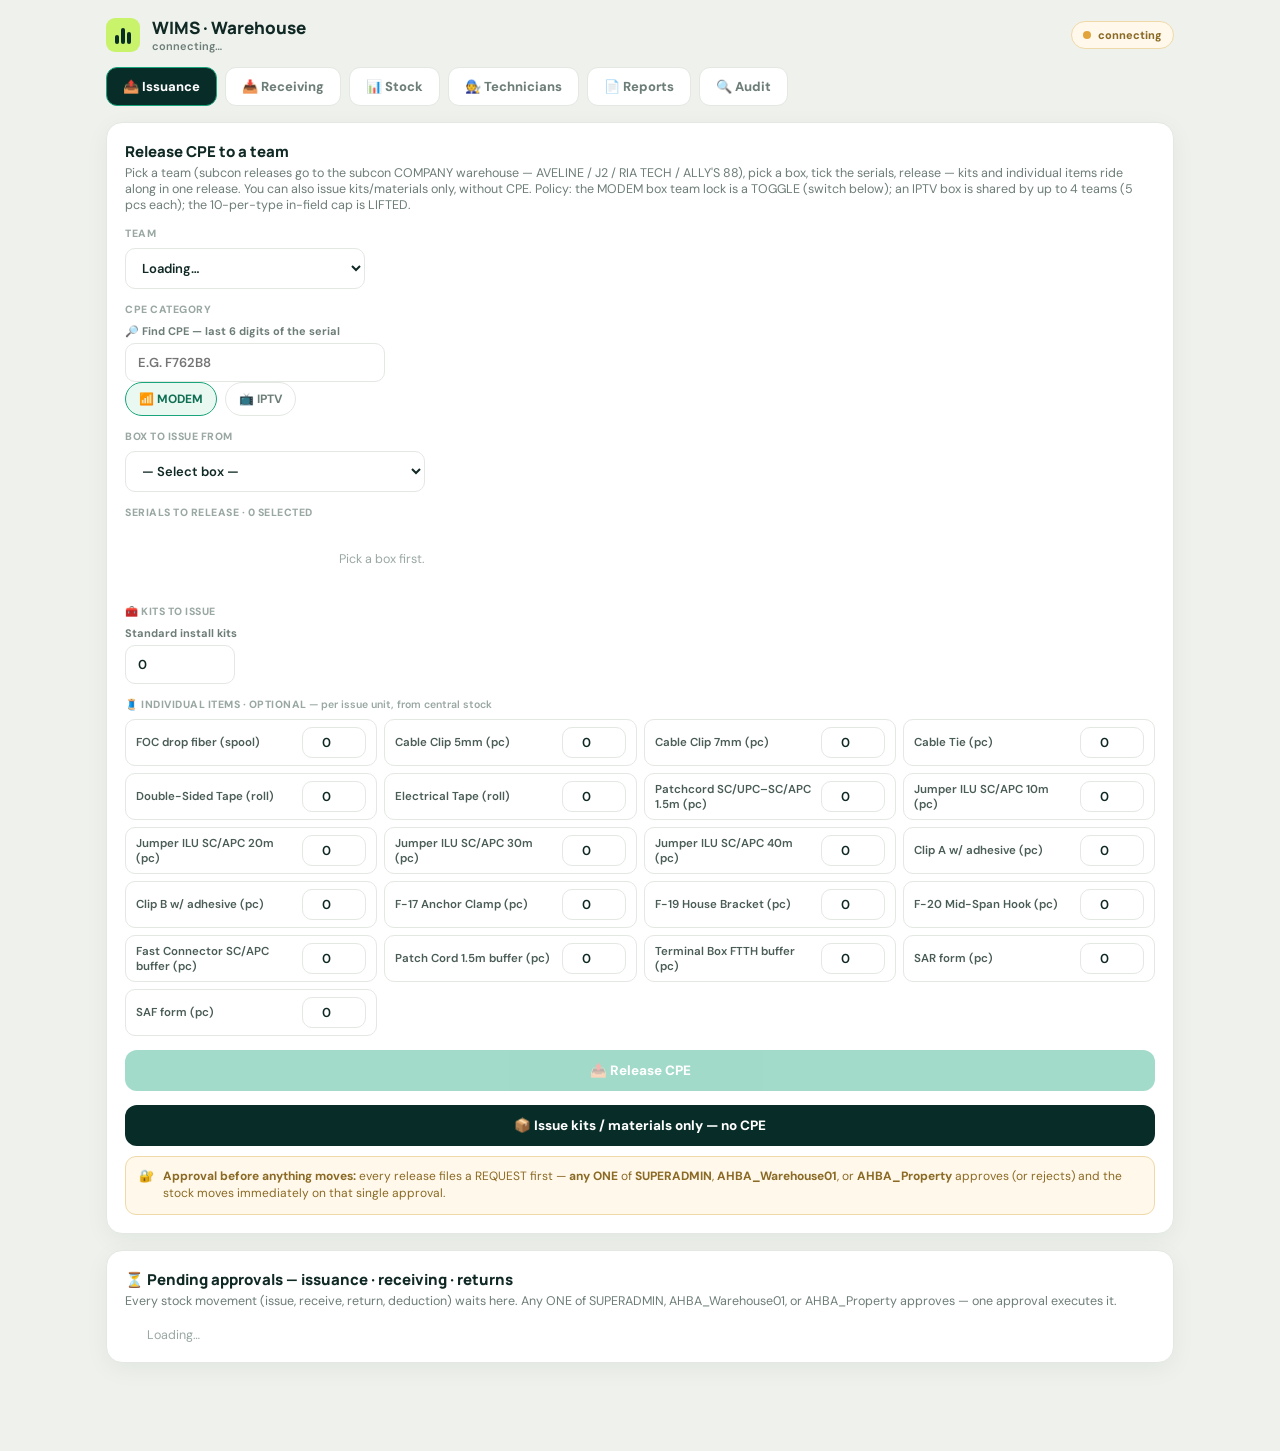
<file: wims-admin-live.html>
<!DOCTYPE html>
<meta charset="utf-8">
<meta name="viewport" content="width=device-width, initial-scale=1">
<title>WIMS — Warehouse (live)</title>
<link rel="preconnect" href="https://fonts.googleapis.com">
<link rel="preconnect" href="https://fonts.gstatic.com" crossorigin>
<link href="https://fonts.googleapis.com/css2?family=DM+Sans:wght@400;500;600;700&family=Manrope:wght@600;700;800&display=swap" rel="stylesheet">
<style>
  :root{
    --ink:#102925;--muted:#6d7d78;--faint:#9aa8a3;--deep:#082c28;
    --green:#18a57b;--lime:#c9f36a;--coral:#ff765f;--amber:#e0a43b;--blue:#4285f4;
    --bg:#eef1ec;--line:#e3e8e2;--card:#fff;--soft:#f5f8f5;
    color-scheme:light;
    font-family:'DM Sans',system-ui,-apple-system,'Segoe UI',Roboto,sans-serif;color:var(--ink)
  }
  *{box-sizing:border-box;-webkit-tap-highlight-color:transparent}
  body{margin:0;background:var(--bg);min-height:100vh}
  h1,h2,h3{font-family:'Manrope','DM Sans',system-ui,sans-serif}
  .tnum{font-variant-numeric:tabular-nums}
  .wrap{max-width:1100px;margin:0 auto;padding:16px 16px 72px}

  .bar{display:flex;align-items:center;gap:12px;margin-bottom:14px}
  .mark{width:34px;height:34px;background:var(--lime);border-radius:9px;display:flex;align-items:flex-end;justify-content:center;gap:2.5px;padding:8px;flex:none}
  .mark span{display:block;width:3.5px;background:var(--deep);border-radius:3px}
  .mark span:nth-child(1){height:9px}.mark span:nth-child(2){height:16px}.mark span:nth-child(3){height:12px}
  .bar h1{font:800 17px 'Manrope';margin:0}
  .bar h1 small{display:block;font:600 11px 'DM Sans';color:var(--muted)}
  .conn{margin-left:auto;font:800 11px 'DM Sans';border-radius:20px;padding:6px 11px;display:flex;align-items:center;gap:7px}
  .conn .d{width:8px;height:8px;border-radius:50%}
  .conn.ok{color:#0f6f53;background:#e9f8f1;border:1px solid #bfe6d5}.conn.ok .d{background:var(--green)}
  .conn.off{color:#8a2013;background:#fdeeea;border:1px solid #f4c4b7}.conn.off .d{background:var(--coral)}
  .conn.wait{color:#8a6a24;background:#fff8eb;border:1px solid #f0d9a8}.conn.wait .d{background:var(--amber)}

  .tabs{display:flex;gap:8px;margin-bottom:16px;flex-wrap:wrap}
  .tab{font:800 13px 'DM Sans';border:1px solid var(--line);background:#fff;color:var(--muted);border-radius:11px;padding:10px 16px;cursor:pointer}
  .tab.on{border-color:var(--green);background:var(--deep);color:#fff}

  .panel{background:var(--card);border:1px solid var(--line);border-radius:16px;box-shadow:0 6px 24px rgba(25,48,43,.05);padding:18px;margin-bottom:16px}
  .panel h2{font:800 15px 'Manrope';margin:0 0 3px}
  .panel .desc{font-size:12.5px;color:var(--muted);margin:0 0 14px}
  .lbl{font:800 10.5px 'DM Sans';letter-spacing:.5px;text-transform:uppercase;color:var(--faint);margin:14px 0 8px}
  .lbl:first-child{margin-top:0}

  .row{display:flex;gap:8px;flex-wrap:wrap}
  .field{display:flex;flex-direction:column;gap:5px}
  .field label{font:700 11px 'DM Sans';color:var(--muted)}
  input,select{font:600 13px 'DM Sans';border:1.5px solid var(--line);background:#fff;color:var(--ink);border-radius:10px;padding:10px 12px;min-width:0}
  input:focus,select:focus{outline:none;border-color:var(--green)}
  .chip{font:700 12px 'DM Sans';border:1.5px solid var(--line);background:#fff;color:var(--muted);border-radius:20px;padding:8px 13px;cursor:pointer}
  .chip.on{border-color:var(--green);background:#e9f8f1;color:#0f6f53}
  .chip .n{opacity:.7}
  .btn{border:0;border-radius:12px;padding:12px 18px;font:800 13.5px 'DM Sans';cursor:pointer;background:var(--deep);color:#fff;display:inline-flex;align-items:center;justify-content:center;gap:8px}
  .btn:hover{background:#0b3a34}.btn:disabled{opacity:.4;cursor:not-allowed}
  .btn.lime{background:var(--green)}.btn.block{width:100%;margin-top:14px}

  .units{display:grid;grid-template-columns:1fr 1fr;gap:7px;max-height:280px;overflow:auto;padding:2px;margin-top:4px}
  @media(max-width:560px){.units{grid-template-columns:1fr}}
  .unit{display:flex;align-items:center;gap:9px;border:1px solid var(--line);border-radius:10px;padding:8px 10px;background:#fff;cursor:pointer}
  .unit .cb{width:18px;height:18px;border-radius:5px;border:2px solid #c3d0cb;flex:none;display:grid;place-items:center;color:#fff;font-size:11px}
  .unit.sel{border-color:var(--green);background:#f3fbf7}.unit.sel .cb{background:var(--green);border-color:var(--green)}
  .unit b{font:800 12px 'Manrope';display:block;font-variant-numeric:tabular-nums}
  .unit span{font-size:10px;color:var(--muted)}

  .stats{display:grid;grid-template-columns:repeat(auto-fit,minmax(120px,1fr));gap:10px}
  .sc{background:var(--soft);border-radius:12px;padding:13px}
  .sc b{font:800 24px 'Manrope';display:block}
  .sc span{font-size:11px;color:var(--muted);font-weight:600}
  .sc.g b{color:var(--green)}.sc.a b{color:#c98a1e}.sc.d b{color:var(--deep)}.sc.b b{color:var(--blue)}
  .pill{display:inline-block;font:700 10.5px 'DM Sans';border-radius:20px;padding:4px 10px}
  .pill.installed{background:#e9f8f1;color:#0f6f53;border:1px solid #bfe6d5}
  .pill.stock{background:#f1f4f2;color:#8a9894;border:1px solid var(--line)}

  table{width:100%;border-collapse:collapse;font-size:12.5px;margin-top:6px}
  th{text-align:left;font:800 9.5px 'DM Sans';letter-spacing:.4px;text-transform:uppercase;color:var(--faint);padding:7px 8px;border-bottom:1px solid var(--line)}
  td{padding:9px 8px;border-bottom:1px solid #eef2f0;font-variant-numeric:tabular-nums}
  tr:last-child td{border-bottom:0}
  .empty{color:var(--faint);font-size:12.5px;text-align:center;padding:22px}

  .note{display:flex;gap:9px;border-radius:11px;padding:11px 13px;font-size:12px;line-height:1.45;margin-top:12px}
  .note.warn{background:#fff8eb;border:1px solid #f0d9a8;color:#8a6a24}
  .note.info{background:#eafaf1;border:1px solid #bfe6d5;color:#0e6f52}

  .toast{position:fixed;left:50%;bottom:22px;transform:translateX(-50%) translateY(80px);background:#102925;color:#fff;padding:12px 18px;border-radius:12px;font-size:13px;font-weight:600;box-shadow:0 12px 30px rgba(12,37,33,.3);opacity:0;transition:.3s;z-index:60;max-width:92%}
  .toast.show{transform:translateX(-50%) translateY(0);opacity:1}
  .toast.err{background:#8a2013}
  [hidden]{display:none!important}
</style>

<div class="wrap">
  <div class="bar">
    <div class="mark"><span></span><span></span><span></span></div>
    <h1>WIMS · Warehouse <small id="who">connecting…</small></h1>
    <div class="conn wait" id="conn"><span class="d"></span><span id="connt">connecting</span></div>
  </div>

  <div class="tabs" id="tabs">
    <button class="tab on" data-tab="issue">📤 Issuance</button>
    <button class="tab" data-tab="receive">📥 Receiving</button>
    <button class="tab" data-tab="stock">📊 Stock</button>
    <button class="tab" data-tab="techs">🧑‍🔧 Technicians</button>
    <button class="tab" data-tab="reports">📄 Reports</button>
    <button class="tab" data-tab="audit">🔍 Audit</button>
  </div>

  <!-- ISSUANCE -->
  <section id="tab-issue">
    <div class="panel">
      <h2>Release CPE to a team</h2>
      <p class="desc">Pick a team (subcon releases go to the subcon COMPANY warehouse — AVELINE / J2 / RIA TECH / ALLY'S 88), pick a box, tick the serials, release — kits and individual items ride along in one release. You can also issue kits/materials only, without CPE. Policy: the MODEM box team lock is a TOGGLE (switch below); an IPTV box is shared by up to 4 teams (5 pcs each); the 10-per-type in-field cap is LIFTED.</p>
      <div class="lbl">Team</div>
      <div class="row"><select id="issTeam" style="min-width:240px"><option>Loading…</option></select></div>
      <div class="lbl">CPE category</div>
      <div class="row" id="issCatRow">
        <div class="field" style="min-width:260px"><label>🔎 Find CPE — last 6 digits of the serial</label><input id="issFind" placeholder="e.g. F762B8" autocapitalize="characters" style="text-transform:uppercase"></div>
      </div>
      <div id="issFindOut"></div>
      <div class="row">
        <button class="chip on" data-isscat="modem">📶 MODEM</button>
        <button class="chip" data-isscat="iptv">📺 IPTV</button>
      </div>
      <div class="lbl">Box to issue from</div>
      <div class="row"><select id="issBox" style="min-width:300px"><option value="">— Select box —</option></select></div>
      <div id="capInfo" class="note info" style="display:none;margin-top:0"></div>
      <div id="modemLockCtl" style="margin:6px 0"></div>
      <div class="lbl">Serials to release · <span id="pickN" class="tnum">0</span> selected
        <button class="chip" id="tickAll" style="margin-left:8px;padding:4px 10px" hidden>select all</button></div>
      <div class="units" id="issUnits"><span class="empty">Pick a box first.</span></div>
      <div class="lbl">🧰 Kits to issue</div>
      <div class="row"><div class="field"><label>Standard install kits</label><input id="issKits" type="number" inputmode="numeric" min="0" value="0" style="width:110px"></div></div>
      <div class="lbl">🧵 Individual items · optional <span style="text-transform:none;letter-spacing:0;font-weight:600">— per issue unit, from central stock</span></div>
      <div id="issMats" style="display:grid;grid-template-columns:repeat(auto-fill,minmax(250px,1fr));gap:7px"><span class="empty">Loading…</span></div>
      <div id="focReelWrap" style="display:none;margin-top:10px;border:1.5px solid #f0d9a8;background:#fff8eb;border-radius:11px;padding:11px 13px">
        <div style="font:800 11px 'DM Sans';color:#8a6a24;margin-bottom:8px">📏 FOC REEL NUMBER(S) — required · one reel # per spool. The same reel cannot be issued to another team.</div>
        <div id="focReels" class="row"></div>
      </div>
      <button class="btn lime block" id="doRelease" disabled>📤 Release CPE</button>
      <button class="btn block" id="doIssueMats">📦 Issue kits / materials only — no CPE</button>
      <div class="note warn" style="margin-top:10px"><span>🔐</span><div><b>Approval before anything moves:</b> every release files a REQUEST first — <b>any ONE</b> of <b>SUPERADMIN</b>, <b>AHBA_Warehouse01</b>, or <b>AHBA_Property</b> approves (or rejects) and the stock moves immediately on that single approval.</div></div>
    </div>
    <div class="panel">
      <h2>⏳ Pending approvals — issuance · receiving · returns</h2>
      <p class="desc">Every stock movement (issue, receive, return, deduction) waits here. Any ONE of SUPERADMIN, AHBA_Warehouse01, or AHBA_Property approves — one approval executes it.</p>
      <div id="apprList"><span class="empty">Loading…</span></div>
    </div>
  </section>

  <!-- RECEIVING -->
  <section id="tab-receive" hidden>
    <div class="panel">
      <h2>Import serials — Excel / CSV</h2>
      <p class="desc">One upload — MODEM vs IPTV is detected per row (model + serial pattern: 4857/EG80/GN630 = modem · ZTEV/B866 = IPTV). Each category gets its OWN box numbering (boxes of 20). The preview shows the split before you import.</p>
      <div class="row" style="align-items:flex-end">
        <div class="field"><label>Masterlist file (auto-detect)</label><input type="file" id="rcvFile" accept=".csv,.xlsx,.xls" style="padding:9px 10px"></div>
        <div class="field"><label>MTIF No.</label><input id="impDr" placeholder="e.g. 4901339925" style="width:150px"></div>
        <div class="field"><label>Date imported</label><input type="date" id="impDate" style="width:150px"></div>
        <button class="chip" id="dlTemplate" style="margin-bottom:2px">⬇ Download template (.xlsx)</button>
      </div>
      <div id="impPreview" style="margin-top:12px"></div>
    </div>
    <div class="panel">
      <h2>Receive drop materials — Excel / CSV</h2>
      <p class="desc">Same as the CPE import: upload the materials file with its MTIF and date. Rows are matched by Converge item code.</p>
      <div class="row" style="align-items:flex-end">
        <div class="field"><label>Materials file</label><input type="file" id="matFile" accept=".csv,.xlsx,.xls" style="padding:9px 10px"></div>
        <div class="field"><label>MTIF No.</label><input id="matBatch" placeholder="e.g. 4901339925" style="width:150px"></div>
        <div class="field"><label>Date imported</label><input type="date" id="matDate" style="width:150px"></div>
        <button class="chip" id="dlMatTemplate" style="margin-bottom:2px">⬇ Download materials template (.xlsx)</button>
      </div>
      <div id="matImpPreview" style="margin-top:10px"></div>
    </div>
    <div class="panel" style="border:1.5px dashed #e0a43b;background:#fffdf7">
      <h2>🚚 Manual team upload — TEMPORARY (migration)</h2>
      <p class="desc">Para sa mga gamit na HAWAK NA ng team bago ang go-live. Diretso sa team ito — hindi dumadaan sa issuance rules (walang box lock/caps). Ipa-remove ang panel na ito kapag tapos ang migration.</p>
      <div class="row" style="align-items:flex-end">
        <div class="field"><label>Team *</label><select id="tmTeam" style="min-width:170px"><option value="">— Select team —</option></select></div>
        <div class="field"><label>Reference / MTIF</label><input id="tmRef" placeholder="e.g. MIGRATION-01" style="width:150px"></div>
        <div class="field"><label>Date held since</label><input type="date" id="tmDate" style="width:150px"></div>
      </div>
      <div class="row" style="align-items:flex-end;margin-top:10px">
        <div class="field"><label>CPE file (serials held by team)</label><input type="file" id="tmCpeFile" accept=".csv,.xlsx,.xls" style="padding:9px 10px"></div>
        <div class="field"><label>Materials file (material_code + issue_qty)</label><input type="file" id="tmMatFile" accept=".csv,.xlsx,.xls" style="padding:9px 10px"></div>
      </div>
      <div id="tmPreview" style="margin-top:10px"></div>
    </div>
  </section>

  <!-- STOCK -->
  <section id="tab-stock" hidden>
    <div class="panel">
      <h2>🔎 Find a modem / CPE</h2>
      <p class="desc">Type a serial (or its last digits) — see instantly where it is and its status.</p>
      <div class="row">
        <input id="cpeSearch" placeholder="Serial · e.g. 485754434A1B2C3D or 1B2C" style="min-width:280px;text-transform:uppercase" autocapitalize="characters">
        <button class="btn" id="cpeSearchBtn">🔎 Search CPE</button>
        <input id="reelSearch" placeholder="FOC reel # · e.g. RL-04521" style="min-width:200px;text-transform:uppercase" autocapitalize="characters">
        <button class="btn" id="reelSearchBtn">📏 Search reel</button>
      </div>
      <div id="cpeSearchOut" style="margin-top:12px"></div>
      <div id="reelSearchOut" style="margin-top:6px"></div>
    </div>
    <div class="panel">
      <div style="display:flex;align-items:center;gap:10px;flex-wrap:wrap">
        <div><h2>Warehouse stock</h2><p class="desc" style="margin:0">Live counts straight from the database.</p></div>
        <div class="row" style="margin-left:auto;align-items:flex-end">
          <button class="chip on" data-stkview="all" style="margin-bottom:2px">All</button>
          <button class="chip" data-stkview="wh" style="margin-bottom:2px">🏭 Warehouse</button>
          <button class="chip" data-stkview="team" style="margin-bottom:2px">🚐 Per team</button>
          <div class="field"><label>Team</label><select id="stkTeam" style="padding:7px 9px;min-width:130px"><option value="">All teams</option></select></div>
          <div class="field"><label>📅 From</label><input type="date" id="stkFrom" style="padding:7px 9px"></div>
          <div class="field"><label>To</label><input type="date" id="stkTo" style="padding:7px 9px"></div>
          <button class="btn" id="stkExport">⬇ Export Excel</button>
        </div>
      </div>
      <div id="lowStockBanner" class="note warn" style="display:none;margin-top:12px"></div>
      <div class="stats" id="stockStats" style="margin-top:12px"><span class="empty">Loading…</span></div>
      <div id="stockTeamTable" style="margin-top:10px"></div>
    </div>
    <div class="panel">
      <h2>Recent releases</h2>
      <div id="issList"><span class="empty">Loading…</span></div>
    </div>
    <div class="panel">
      <div style="display:flex;align-items:flex-end;gap:10px;flex-wrap:wrap">
        <div><h2>Drop-material balance</h2><p class="desc" style="margin:0">Piliin ang lokasyon na gustong tingnan / i-edit — bawat row ay may sariling Add / Subtract / Set.</p></div>
        <div class="field" style="margin-left:auto"><label>Location</label><select id="matLoc" style="min-width:170px"><option value="">All locations</option><option value="central">🏭 Central warehouse</option></select></div>
      </div>
      <div id="matList" style="margin-top:10px"><span class="empty">Loading…</span></div>
    </div>
    <div class="panel">
      <div><h2>🏷 Task-type visibility</h2><p class="desc" style="margin:0">Which JO task types see each drop material on the technician report. All unchecked = visible on ALL tasks. Editable by SUPERADMIN, AHBA_Warehouse01 and AHBA_Property only.</p></div>
      <div id="taskTypeList" style="margin-top:10px"><span class="empty">Loading…</span></div>
    </div>
  </section>

  <!-- TECHNICIANS -->
  <section id="tab-techs" hidden>
    <div class="panel">
      <div style="display:flex;align-items:center;gap:10px;flex-wrap:wrap">
        <div><h2>Technicians with FieldOps access</h2><p class="desc" style="margin:0">Every mobile technician account — AHBA-owned and subcontractor teams. Live from FieldOps.</p></div>
        <button class="btn" id="syncTeams" style="margin-left:auto">🔄 Sync to WIMS teams</button>
      </div>
      <div id="techList" style="margin-top:12px"><span class="empty">Loading…</span></div>
    </div>
  </section>

  <!-- REPORTS -->
  <section id="tab-reports" hidden>
    <div class="panel" style="padding:12px 18px">
      <div class="row" style="align-items:center">
        <span style="font-size:11.5px;color:#8a9894">Bawat report sa ibaba ay may SARILING date range — on screen at sa export.</span>
        <button class="btn" id="repExportAll" style="margin-left:auto">⬇ Export ALL reports (Excel · one tab each)</button>
      </div>
    </div>
    <div class="panel">
      <div style="display:flex;align-items:flex-end;gap:10px;flex-wrap:wrap">
        <div><h2>CPE monitoring — JO report</h2><p class="desc" style="margin:0">Every ACTIVATED CPE per JO — modem + IPTV serials, kit, and ALL drop materials used to accomplish the JO.</p></div>
        <div class="field" style="margin-left:auto"><label>Technician / team</label><select id="repTeam"><option value="">All technicians</option></select></div>
        <div class="field"><label>📅 From</label><input type="date" id="cpeFrom" style="padding:7px 9px"></div>
        <div class="field"><label>To</label><input type="date" id="cpeTo" style="padding:7px 9px"></div>
        <button class="btn" id="repExport">⬇ Export Excel</button>
      </div>
      <div class="stats" id="repStats" style="margin:12px 0"></div>
      <div id="repTable" style="overflow:auto;max-height:520px"><span class="empty">Loading…</span></div>
    </div>
    <div class="panel">
      <div style="display:flex;align-items:flex-end;gap:10px;flex-wrap:wrap">
        <div><h2>Materials monitoring — on hand vs declared</h2><p class="desc" style="margin:0">Per material: total inventory ON HAND (central + issued to vehicles/teams while still on hand) vs TOTAL DECLARED used on completed JOs (date range).</p></div>
        <div class="field" style="margin-left:auto"><label>📅 From</label><input type="date" id="mmFrom" style="padding:7px 9px"></div>
        <div class="field"><label>To</label><input type="date" id="mmTo" style="padding:7px 9px"></div>
        <button class="btn" id="matMonExport">⬇ Export Excel</button>
      </div>
      <div id="matMonTable" style="overflow:auto;max-height:420px;margin-top:12px"><span class="empty">Loading…</span></div>
    </div>
    <div class="panel">
      <div style="display:flex;align-items:flex-end;gap:10px;flex-wrap:wrap">
        <div><h2>CPE returns</h2><p class="desc" style="margin:0">Every CPE returned to the warehouse — reason (defective / excess), remarks, and current status.</p></div>
        <div class="field" style="margin-left:auto"><label>📅 From</label><input type="date" id="crFrom" style="padding:7px 9px"></div>
        <div class="field"><label>To</label><input type="date" id="crTo" style="padding:7px 9px"></div>
        <button class="btn" id="cretExport">⬇ Export Excel</button>
      </div>
      <div id="cretTable" style="margin-top:12px;overflow:auto;max-height:360px"><span class="empty">Loading…</span></div>
    </div>
    <div class="panel">
      <div style="display:flex;align-items:flex-end;gap:10px;flex-wrap:wrap">
        <div><h2>🔁 Pulled CPE — replacements</h2><p class="desc" style="margin:0">Mga BINUNOT/pinalitang unit sa SLR replacement tickets — hawak ng team hanggang markahan dito na NAISAULI sa warehouse.</p></div>
        <div class="field" style="margin-left:auto"><label>📅 From</label><input type="date" id="plFrom" style="padding:7px 9px"></div>
        <div class="field"><label>To</label><input type="date" id="plTo" style="padding:7px 9px"></div>
        <button class="btn" id="pulledExport">⬇ Export Excel</button>
      </div>
      <div id="pulledTable" style="margin-top:12px;overflow:auto;max-height:360px"><span class="empty">Loading…</span></div>
    </div>
    <div class="panel">
      <div style="display:flex;align-items:flex-end;gap:10px;flex-wrap:wrap">
        <div><h2>📥 Central receiving — history</h2><p class="desc" style="margin:0">LAHAT ng pumasok sa CENTRAL warehouse — CPE deliveries at materials — kung SINO ang nagpasok, kailan at anong oras.</p></div>
        <div class="field" style="margin-left:auto"><label>📅 From</label><input type="date" id="rcFrom" style="padding:7px 9px"></div>
        <div class="field"><label>To</label><input type="date" id="rcTo" style="padding:7px 9px"></div>
        <button class="btn" id="crecvExport">⬇ Export Excel</button>
      </div>
      <div id="crecvTable" style="margin-top:12px;overflow:auto;max-height:420px"><span class="empty">Loading…</span></div>
    </div>
    <div class="panel">
      <div style="display:flex;align-items:flex-end;gap:10px;flex-wrap:wrap">
        <div><h2>🛠 Defective — overview</h2><p class="desc" style="margin:0">Everything teams returned or declared as DEFECTIVE — removed from usable stock.</p></div>
        <div class="field" style="margin-left:auto"><label>📅 From</label><input type="date" id="dfFrom" style="padding:7px 9px"></div>
        <div class="field"><label>To</label><input type="date" id="dfTo" style="padding:7px 9px"></div>
        <button class="btn" id="defExport">⬇ Export Excel</button>
      </div>
      <div class="stats" id="defStats" style="margin-top:12px"><span class="empty">Loading…</span></div>
      <div class="lbl" style="margin-top:14px">Defective CPE — excluded from issuance</div>
      <div id="defCpeTable" style="overflow:auto;max-height:320px"><span class="empty">Loading…</span></div>
      <div class="lbl" style="margin-top:14px">Defective materials — written off from team holdings</div>
      <div id="defMatTable" style="overflow:auto;max-height:320px"><span class="empty">Loading…</span></div>
    </div>
    <div class="panel">
      <div style="display:flex;align-items:flex-end;gap:10px;flex-wrap:wrap">
        <div><h2>Total inventory on hand</h2><p class="desc" style="margin:0">Unused stock — warehouse + materials/CPE already issued to teams but not yet installed.</p></div>
        <button class="btn" id="invExport" style="margin-left:auto">⬇ Export Excel</button>
      </div>
      <div id="invTable" style="margin-top:12px"><span class="empty">Loading…</span></div>
    </div>
  </section>

  <!-- AUDIT -->
  <section id="tab-audit" hidden>
    <div class="panel">
      <div style="display:flex;align-items:flex-end;gap:10px;flex-wrap:wrap">
        <div><h2>Team-held materials — audit &amp; returns</h2><p class="desc" style="margin:0">What each team currently holds — drop materials, CPE (not yet installed), and FOC reels — and returning them to the central warehouse. Every return shows in the ledger and movements.</p></div>
        <div class="field" style="margin-left:auto"><label>Team</label><select id="audTeam" style="min-width:150px"><option value="">All teams</option></select></div>
        <button class="btn" id="audExport">⬇ Export Excel</button>
      </div>
      <div id="audTable" style="margin-top:12px"><span class="empty">Loading…</span></div>
    </div>
  </section>

</div>
<div class="toast" id="toast"></div>

<script>
(function(){
  "use strict";
  var $=function(s){return document.querySelector(s);};
  var $$=function(s){return Array.prototype.slice.call(document.querySelectorAll(s));};
  function toast(m,err){var t=$('#toast');t.textContent=m;t.className='toast show'+(err?' err':'');clearTimeout(t._t);t._t=setTimeout(function(){t.className='toast';},err?4200:2400);}

  // ---- connection config: received from the parent console via postMessage ----
  var CFG={url:null,key:null,token:null};
  function setConn(state,txt){var c=$('#conn');c.className='conn '+state;$('#connt').textContent=txt;}

  // Ask the parent (console) for the Supabase session; also accept a global fallback.
  window.addEventListener('message',function(e){
    var d=e.data||{};
    if(d.type==='wims-auth'&&d.url&&d.key){
      var already=!!CFG.url;   // token REFRESH lang kapag booted na — huwag i-reload ang UI
      CFG.url=d.url.replace(/\/$/,''); CFG.key=d.key; CFG.token=d.token||d.key;
      if(d.name) CFG.name=d.name;
      if(d.role) $('#who').textContent=(d.name||'')+' · '+d.role;
      if(!already) boot();
    }
  });
  // JWT lifetime ~1h pero ang parent ay laging may sariwang token (supabase-js
  // auto-refresh) — humingi tayo ng bago bawat 10 min para hindi ma-"JWT expired"
  // ang matagal nang nakabukas na tab (nangyari kay Warehouse01 sa approvals).
  setInterval(function(){
    try{ if(window.parent&&window.parent!==window) window.parent.postMessage({type:'wims-ready'},'*'); }catch(_){}
  }, 10*60*1000);
  // request auth from parent
  try{ if(window.parent&&window.parent!==window) window.parent.postMessage({type:'wims-ready'},'*'); }catch(_){}
  // paint the issuance material grid agad (fallback list) para hindi naka-"Loading…"
  document.addEventListener('DOMContentLoaded', function(){ renderIssueMats();
    var d1=$('#impDate'), d3=$('#matDate'); if(d1&&!d1.value) d1.value=todayLocal(); if(d3&&!d3.value) d3.value=todayLocal(); });
  // standalone fallback (opened directly, not in console): allow window.WIMS_CFG
  if(window.WIMS_CFG){ CFG=Object.assign(CFG,window.WIMS_CFG); boot(); }
  setTimeout(function(){ if(!CFG.url){ setConn('off','not connected'); $('#who').textContent='open from the AHBA console'; } },2500);

  // ---- REST helpers (wims schema) ----
  function H(write){var h={'apikey':CFG.key,'Authorization':'Bearer '+(CFG.token||CFG.key)};h[write?'Content-Profile':'Accept-Profile']='wims';if(write)h['Content-Type']='application/json';return h;}
  function api(path){return fetch(CFG.url+'/rest/v1'+path,{headers:H(false)}).then(chk);}
  // fetch ALL rows past the server's 1000-row cap — Range-paged, 1000/page.
  // KAILANGAN may &order= ang path para stable ang pagination.
  function apiAll(path){
    var page=1000;
    function go(from,acc){
      var h=H(false); h['Range-Unit']='items'; h.Range=from+'-'+(from+page-1);
      return fetch(CFG.url+'/rest/v1'+path,{headers:h}).then(chk).then(function(rows){
        rows=rows||[]; acc=acc.concat(rows);
        return rows.length<page?acc:go(from+page,acc);
      });
    }
    return go(0,[]);
  }
  // read a table in the DEFAULT (public) schema — no wims profile header
  function apiPublic(path){return fetch(CFG.url+'/rest/v1'+path,{headers:{'apikey':CFG.key,'Authorization':'Bearer '+(CFG.token||CFG.key)}}).then(chk);}
  function rpc(fn,body){return fetch(CFG.url+'/rest/v1/rpc/'+fn,{method:'POST',headers:H(true),body:JSON.stringify(body||{})}).then(chk);}
  function apiDel(path){return fetch(CFG.url+'/rest/v1'+path,{method:'DELETE',headers:H(true)}).then(chk);}
  function apiPost(path,body,prefer){var h=H(true); if(prefer) h.Prefer=prefer; return fetch(CFG.url+'/rest/v1'+path,{method:'POST',headers:h,body:JSON.stringify(body)}).then(chk);}
  function chk(r){return r.text().then(function(t){var j=null;try{j=t?JSON.parse(t):null;}catch(_){/* non-JSON body (proxy/network error page) */}if(!r.ok){var msg=(j&&(j.message||j.hint))||(t&&t.slice(0,120))||('HTTP '+r.status);
    if(/jwt expired|pgrst301|jwsinvalid|jwserror/i.test(String(msg))){
      try{ if(window.parent&&window.parent!==window) window.parent.postMessage({type:'wims-ready'},'*'); }catch(_){}
      throw new Error('Session token expired — refreshed automatically, please click again');
    }
    throw new Error(msg);}return j;});}

  var CATLABEL={modem:'Huawei EG8041X6',iptv:'ZTE B866 V2F'};
  // Sales-agent accounts (XXX_SA01…SAxx) don't use materials — exclude them everywhere in WIMS.
  function isSalesAcct(code){return /^S[AG]\d/i.test((((code||'').split('_')[1])||''));}   // SA=sales, SG=guard — hindi field teams

  // ---- state ----
  var teams=[], boxes=[], stock=[], pick={}, curBox=null, issCat='modem', findPick={};   // findPick = serial-direct release list (mula search)

  function boot(){
    setConn('ok','connected');
    loadMaterials(); loadTeams(); loadStock(); loadMatBalances(); loadApprovals(); loadTaskTypes(); loadModemLock();
  }

  // ---- individual-item issuance: central balances + qty grid sa Issuance tab ----
  var matBal={};   // key -> {qty: central balance in ISSUE units, unit}
  function loadMatBalances(){
    api('/v_material_balance?select=material_key,qty_issue,issue_unit&team_id=is.null')
      .then(function(rows){ matBal={}; (rows||[]).forEach(function(r){ matBal[r.material_key]={qty:+r.qty_issue||0, unit:r.issue_unit}; }); renderIssueMats(); })
      .catch(function(){ renderIssueMats(); });
  }
  function renderIssueMats(){
    var el=$('#issMats'); if(!el) return;
    // preserve typed quantities across re-renders
    var keep={}; $$('#issMats [data-imat]').forEach(function(i){ if(+i.value>0) keep[i.getAttribute('data-imat')]=i.value; });
    el.innerHTML=MATS.map(function(m){
      var b=matBal[m[0]], have=b?b.qty:null, unit=b?b.unit:'';
      var stock=(have==null)?'':(' · central: <b class="tnum">'+have+'</b> '+unit);
      return '<div style="display:flex;align-items:center;gap:8px;border:1px solid var(--line);border-radius:10px;padding:7px 10px;background:#fff">'+
        '<span style="flex:1;font-size:11.5px;color:#4a5c56;font-weight:600">'+m[1]+'<span style="color:#9aa8a3;font-weight:600">'+stock+'</span></span>'+
        '<input type="number" inputmode="numeric" min="0" value="'+(keep[m[0]]||0)+'" data-imat="'+m[0]+'" style="width:64px;padding:6px;text-align:center"></div>';
    }).join('');
  }
  function collectIssueMats(){
    var out={}, err=null;
    $$('#issMats [data-imat]').forEach(function(i){
      var k=i.getAttribute('data-imat'), q=parseFloat(i.value)||0; if(q<=0) return;
      var b=matBal[k];
      if(b && q>b.qty && !err) err='Not enough central stock of '+k+' — have '+b.qty+' '+(b.unit||'')+', requested '+q;
      out[k]=q;
    });
    // FOC reels: required — one per spool, no blanks, no dupes among the inputs
    var reels=[];
    if(out.foc>0){
      reels=$$('#focReels [data-freel]').map(function(i){return i.value.trim().toUpperCase();});
      if(!err && (reels.length!==out.foc || reels.some(function(r){return !r;}))) err='FOC: enter a reel number for every spool ('+out.foc+' spool = '+out.foc+' reel #)';
      if(!err && new Set(reels).size!==reels.length) err='FOC: duplicate reel number';
    }
    return {mats:out, reels:reels, err:err, any:Object.keys(out).length>0};
  }
  function renderFocReels(){
    var q=0; var inp=document.querySelector('#issMats [data-imat="foc"]'); if(inp) q=parseInt(inp.value,10)||0;
    var wrap=$('#focReelWrap'); if(!wrap) return;
    if(q<=0){ wrap.style.display='none'; $('#focReels').innerHTML=''; return; }
    var keep=$$('#focReels [data-freel]').map(function(i){return i.value;});
    wrap.style.display='';
    var html=''; for(var i=0;i<q;i++){ html+='<div class="field"><label>Reel # · spool '+(i+1)+'</label><input data-freel="'+i+'" value="'+(keep[i]||'')+'" placeholder="e.g. RL-04521" style="width:150px;text-transform:uppercase"></div>'; }
    $('#focReels').innerHTML=html;
  }
  document.addEventListener('input',function(e){ if(e.target.matches&&e.target.matches('#issMats [data-imat="foc"]')) renderFocReels(); });
  // register reels muna (validate + reserve) bago ang aktwal na release
  function reserveFocReels(im){
    if(!(im.mats.foc>0)) return Promise.resolve();
    return rpc('register_foc_reels',{p_team_id:$('#issTeam').value, p_reels:im.reels})
      .catch(function(e){
        var m=String(e.message||'');
        if(/could not find the function|schema cache/i.test(m)) throw new Error('Run wims-FOC-reels.sql in the Supabase SQL Editor first');
        throw e;
      });
  }

  // Material catalog is DATA-DRIVEN from wims.materials — adding a material in the
  // DB updates the dropdown, bulk-import codes, and template with no UI edit.
  // Converge ITEM CODES (from the DROPS.xlsx receiving report) identify materials
  // in the import flow; DB item_code wins, this map is the fallback until the
  // item_code column migration is applied.
  var CODEMAP={foc:'40001070',clip5:'40000009',clip7:'40000010',tie:'40000011',dtape:'11000304',etape:'11000008',
               patchupc:'30000350',jumper10:'20000475',jumper20:'40000055',jumper30:'20000479',jumper40:'20000480',clipa:'80000054',clipb:'40000083',
               f17:'40000048',f19:'40000049',f20:'40000050',conn:'40000057',patch:'40000059',tbox:'40001090',sar:'11000270'};
  function matCode(m){ return String(m[2]||CODEMAP[m[0]]||m[0]); }
  function loadMaterials(){
    // item_code may not exist yet in the DB — retry without it on failure
    api('/materials?select=key,name,issue_unit,unit_qty,consume_unit,item_code&order=sort')
      .catch(function(){ return api('/materials?select=key,name,issue_unit,unit_qty,consume_unit&order=sort'); })
      .then(function(rows){
        if(!rows||!rows.length) return;   // keep the hardcoded fallback
        MATS=rows.map(function(m){
          var per=(m.unit_qty?(' of '+(+m.unit_qty)+' '+m.consume_unit):'');
          return [m.key, m.name+' ('+m.issue_unit+per+')', m.item_code||CODEMAP[m.key]||''];
        });
        renderIssueMats();
      }).catch(function(){ /* fallback list stays */ });
  }

  // ---- task-type visibility (SDU / MDU / MDU DOCSIS) ----
  var TT_EDITORS=['SUPERADMIN','AHBA_WAREHOUSE01','AHBA_PROPERTY'];
  var TT_OPTS=[['sdu','SDU'],['mdu','MDU'],['mdu_docsis','MDU DOCSIS']];
  var ttRows=null;
  // gate on the CONSOLE USERNAME from the server (my_console_user — the same
  // value the RPC's gate checks); CFG.name is the display name, not the
  // username, kaya hindi siya maaasahan dito. Unknown → leave enabled, the
  // server gate decides.
  function ttCanEdit(){
    var n=CFG.ttUser||null;
    return !n || TT_EDITORS.indexOf(String(n).toUpperCase())>=0;
  }
  function loadTaskTypes(){
    if(CFG.ttUser===undefined){
      CFG.ttUser=null;
      rpc('my_console_user',{}).then(function(u){ CFG.ttUser=u||null; renderTaskTypes(); }).catch(function(){ CFG.ttUser=null; });
    }
    api('/materials?select=key,name,item_code,task_types&order=sort')
      .then(function(rows){ ttRows=rows||[]; renderTaskTypes(); })
      .catch(function(){ var el=$('#taskTypeList');
        if(el) el.innerHTML='<span class="empty">Task-type column not found — run wims-TASK-types.sql first.</span>'; });
  }
  function renderTaskTypes(){
    var el=$('#taskTypeList'); if(!el||!ttRows) return;
    var can=ttCanEdit();
    el.innerHTML='<table><thead><tr><th>Material</th><th>Code</th>'+TT_OPTS.map(function(o){return '<th style="text-align:center">'+o[1]+'</th>';}).join('')+'<th>Now</th><th></th></tr></thead><tbody>'+
      ttRows.map(function(m){
        var tags=m.task_types||[];
        return '<tr data-ttrow="'+m.key+'"><td>'+m.name+'</td><td style="font-size:11px;color:#8a9a94">'+(m.item_code||'')+'</td>'+
          TT_OPTS.map(function(o){ return '<td style="text-align:center"><input type="checkbox" data-ttk="'+m.key+'" value="'+o[0]+'"'+(tags.indexOf(o[0])>=0?' checked':'')+(can?'':' disabled')+'></td>'; }).join('')+
          '<td>'+(tags.length
            ?tags.map(function(t){return '<span class="pill" style="background:#e9f8f1;color:#0f6f53;border:1px solid #bfe6d5">'+t.toUpperCase().replace('_',' ')+'</span>';}).join(' ')
            :'<span class="pill" style="background:#f1f4f2;color:#8a9894;border:1px solid var(--line)">All tasks</span>')+'</td>'+
          '<td>'+(can?'<button class="btn" style="font-size:11px;padding:5px 12px" data-ttsave="'+m.key+'">Save</button>':'')+'</td></tr>';
      }).join('')+'</tbody></table>'+
      (can?'':'<p class="desc" style="margin-top:6px">Read-only — sign in as SUPERADMIN, AHBA_Warehouse01 or AHBA_Property to edit.</p>');
  }
  document.addEventListener('click',function(e){
    var b=e.target.closest&&e.target.closest('[data-ttsave]'); if(!b) return;
    var key=b.getAttribute('data-ttsave');
    var tasks=[].slice.call(document.querySelectorAll('input[data-ttk="'+key+'"]:checked')).map(function(c){return c.value;});
    b.disabled=true; b.textContent='…';
    rpc('set_material_tasks',{p_key:key,p_tasks:tasks})
      .then(function(res){ toast('✓ '+res); loadTaskTypes(); })
      .catch(function(err){
        toast(/could not find the function|schema cache/i.test(err.message)?'Run wims-TASK-types.sql first':('Save failed: '+err.message),true);
      })
      .then(function(){ b.disabled=false; b.textContent='Save'; });
  });

  function esc(x){ return String(x).replace(/&/g,'&amp;').replace(/</g,'&lt;').replace(/"/g,'&quot;').replace(/'/g,'&#39;'); }
  function loadTeams(){
    api('/teams?select=id,code,category,active&active=eq.true&order=code')
      .then(function(rows){ teams=(rows||[]).filter(function(t){return !isSalesAcct(t.code);});
        // SUBCON = warehouse-to-warehouse: company entities lang (walang '_') ang
        // lumalabas dito; ang individual subcon tech teams ay itinatago (owner, 2026-08-22)
        var issList=teams.filter(function(t){ return !(t.category==='subcon' && t.code.indexOf('_')>=0); });
        $('#issTeam').innerHTML=issList.map(function(t){return '<option value="'+t.id+'">'+esc(t.code)+'</option>';}).join('')||'<option>No teams</option>';
      }).catch(function(e){ setConn('off','error'); toast('Load teams failed: '+e.message,true); });
  }

  // load in-stock CPE + boxes, derive box list with counts
  function loadStock(){
    return Promise.all([
      apiAll('/cpe?select=id,serial,model,category,box_id,status,owner_team_id,date_received,released_at&order=serial'),
      api('/boxes?select=id,box_no,category,owner_team_id,deliveries(dr_number,date_received)&order=box_no')
    ]).then(function(res){
      stock=res[0]||[]; boxes=res[1]||[];
      renderBoxes(); renderStock();
    }).catch(function(e){ setConn('off','error'); toast('Load stock failed: '+e.message,true); });
  }

  function boxInStock(boxId){return stock.filter(function(u){return u.box_id===boxId&&u.status==='in_stock';});}

  function renderBoxes(){
    var sel=$('#issBox'); if(!sel) return;
    var withStock=boxes.filter(function(b){return b.category===issCat && boxInStock(b.id).length>0;});
    if(curBox && !withStock.some(function(b){return b.id===curBox;})) curBox=null;
    if(!withStock.length){
      sel.innerHTML='<option value="">— No '+(issCat==='iptv'?'IPTV':'MODEM')+' boxes in stock —</option>';
      $('#issUnits').innerHTML='<span class="empty">No boxes in stock for this category — receive a delivery first (Receiving tab).</span>';
      renderCap(); updateRelease(); return;
    }
    sel.innerHTML='<option value="">— Select box —</option>'+withStock.map(function(b){
      var n=boxInStock(b.id).length, tag='';
      if(b.category==='iptv'){
        var owners={}; stock.forEach(function(u){ if(u.box_id===b.id&&u.owner_team_id) owners[u.owner_team_id]=1; });
        var sh=Object.keys(owners).length;
        tag=sh?(' · 👥 '+sh+'/4 teams'):'';
      } else {
        // modem box lock = TOGGLE (modemLockN; 0 = OFF/unlimited)
        var mOwners={}; stock.forEach(function(u){ if(u.box_id===b.id&&u.owner_team_id) mOwners[u.owner_team_id]=1; });
        var msh=Object.keys(mOwners).length;
        tag=msh?(' · 👥 '+msh+(modemLockN>0?('/'+modemLockN):'')+' teams'):'';
      }
      var imp='';
      if(b.deliveries&&b.deliveries.date_received){
        var days=Math.floor((Date.now()-new Date(b.deliveries.date_received+'T00:00:00'))/86400000);
        imp=' · imported '+b.deliveries.date_received+(days>=30?' · ⚠ '+days+'d old':' · '+days+'d');
      }
      return '<option value="'+b.id+'"'+(curBox===b.id?' selected':'')+'>Box '+b.box_no+imp+' · '+n+' left'+tag+'</option>';
    }).join('');
    renderCap();renderUnits();
  }

  function renderUnits(){
    if(!curBox){ $('#issUnits').innerHTML='<span class="empty">Pick a box.</span>'; $('#tickAll').hidden=true; updateRelease(); return; }
    var units=boxInStock(curBox);
    $('#tickAll').hidden=units.length===0;
    $('#issUnits').innerHTML=units.length?units.map(function(u){var on=pick[u.serial];
      return '<div class="unit'+(on?' sel':'')+'" data-pick="'+u.serial+'"><div class="cb">'+(on?'✓':'')+'</div><div><b>'+u.serial+'</b><span>'+(u.model||CATLABEL[u.category])+' · '+u.category+'</span></div></div>';
    }).join(''):'<span class="empty">Box empty.</span>';
    updateRelease();
  }

  var CAP=10; // max per team, per CPE type
  function teamInField(cat){var tid=$('#issTeam').value;return stock.filter(function(u){return u.owner_team_id===tid&&u.status==='issued'&&u.category===cat;}).length;}
  function renderCap(){
    var el=$('#capInfo'); if(!el)return; var tid=$('#issTeam').value;
    if(!tid){el.style.display='none';return;}
    el.style.display='';
    el.innerHTML='In-field now for this team · <b>📶 Modem '+teamInField('modem')+'</b> &nbsp;·&nbsp; <b>📺 IPTV '+teamInField('iptv')+'</b> <span style="color:#8a9a94">(cap lifted)</span>';
  }
  // ---- MODEM BOX LOCK toggle (config modem_share_teams; 0 = OFF) ----
  var modemLockN=0;
  function loadModemLock(){
    api('/config?select=value&key=eq.modem_share_teams')
      .then(function(rows){ modemLockN=(rows&&rows[0])?(parseInt(rows[0].value,10)||0):0; renderModemLock(); renderBoxes(); })
      .catch(function(){ var el=$('#modemLockCtl'); if(el) el.innerHTML='<span class="empty">Modem lock toggle: run wims-MODEM-lock-toggle.sql first.</span>'; });
  }
  function renderModemLock(){
    var el=$('#modemLockCtl'); if(!el) return;
    el.innerHTML='<div class="note '+(modemLockN>0?'warn':'info')+'" style="margin:0;display:flex;align-items:center;gap:10px;flex-wrap:wrap">'+
      '<span>🔒 <b>Modem box team lock:</b> '+(modemLockN>0?('ON — max '+modemLockN+' teams per box'):'OFF — unlimited teams per box')+'</span>'+
      '<button class="chip" data-modemlock="'+(modemLockN>0?0:4)+'" style="margin-left:auto">'+(modemLockN>0?'Turn OFF':'Turn ON (max 4 teams)')+'</button>'+
      '<span style="font-size:10px;color:#8a9a94">SUPERADMIN / Warehouse01 / Property only</span></div>';
  }
  function renderFindPicks(){
    var fo=$('#issFindOut'); if(!fo) return;
    var ks=Object.keys(findPick);
    fo.innerHTML=ks.length?('<div class="note info" style="margin:6px 0"><b>Serial-direct release · '+ks.length+'</b> — no box needed; box rules still apply server-side.<div style="margin-top:6px">'+
      ks.map(function(sn){ return '<span class="chip" style="margin:2px 4px 2px 0">'+(findPick[sn]==='iptv'?'📺':'📶')+' '+sn+' <button type="button" data-findrm="'+sn+'" style="border:0;background:none;color:#8a2013;font-weight:800;cursor:pointer">✕</button></span>'; }).join('')+
      '</div></div>'):'';
  }
  function updateRelease(){
    var nb=Object.keys(pick).filter(function(s){return pick[s];}).length;
    var nd=Object.keys(findPick).length;
    var n=nb+nd;
    $('#pickN').textContent=n;
    renderCap();
    var exceeds=false;   // 10-per-type cap LIFTED per owner (2026-08-19)
    // payag kahit 1 CPE; direct picks ay hindi nangangailangan ng box
    $('#doRelease').disabled=!(n>0&&$('#issTeam').value&&(nd>0||curBox)&&!exceeds);
    $('#doRelease').textContent='📤 Release '+n+' CPE'+(nd?' ('+nd+' serial-direct)':'');
  }

  // ---- stock tab ----
  // ---- CPE serial search: where is it + status ----
  function doCpeSearch(){
    var q=(($('#cpeSearch')||{}).value||'').trim().toUpperCase();
    var out=$('#cpeSearchOut'); if(!out) return;
    if(q.length<3){ out.innerHTML='<span class="empty">Type at least 3 characters of the serial.</span>'; return; }
    out.innerHTML='<span class="empty">Searching…</span>';
    api('/cpe?select=serial,category,model,status,owner_team_id,box_id,date_received,released_at,installs!install_id(jo_number,subscriber,completed_at),cpe_returns(reason,note,returned_at)&serial=ilike.*'+encodeURIComponent(q)+'*&limit=15&order=serial')
      .then(function(rows){
        if(!rows||!rows.length){ out.innerHTML='<span class="empty">No CPE matches "'+q+'".</span>'; return; }
        var tcode=function(tid){return tid?(((teams.filter(function(t){return t.id===tid;})[0])||{}).code||'—'):'';};
        var bno=function(bid){return bid?((boxes.filter(function(b){return b.id===bid;})[0]||{}).box_no||''):'';};
        var d=function(x){return x?new Date(x).toLocaleDateString():'';};
        out.innerHTML=rows.map(function(u){
          var ic=u.category==='iptv'?'📺':'📶';
          var loc, pill;
          if(u.status==='in_stock'){ loc='🏭 Central warehouse'+(u.box_id?(' · Box '+bno(u.box_id)):''); pill='<span class="pill stock">IN STOCK</span>'; }
          else if(u.status==='issued'){ loc='🚐 Team <b>'+tcode(u.owner_team_id)+'</b>'+(u.released_at?(' · issued '+d(u.released_at)):''); pill='<span class="pill" style="background:#fff8eb;color:#8a6a24;border:1px solid #f0d9a8">ISSUED · IN-FIELD</span>'; }
          else if(u.status==='installed'){
            var inst=u.installs||{};
            loc='✅ Installed'+(inst.jo_number?(' · JO <b>'+inst.jo_number+'</b>'):'')+(inst.subscriber?(' · '+inst.subscriber):'')+(inst.completed_at?(' · '+d(inst.completed_at)):'');
            pill='<span class="pill installed">INSTALLED</span>';
          }
          else if(u.status==='defective'){
            var ret=(u.cpe_returns&&u.cpe_returns.length)?u.cpe_returns[u.cpe_returns.length-1]:null;
            loc='🛠 Defective'+(ret?(' · returned by <b>'+((ret.team&&ret.team)||'team')+'</b> '+d(ret.returned_at)+(ret.note?(' · '+ret.note):'')):'');
            pill='<span class="pill" style="background:#fdeeea;color:#8a2013;border:1px solid #f4c4b7">DEFECTIVE</span>';
          }
          else { loc=u.status; pill='<span class="pill stock">'+String(u.status).toUpperCase()+'</span>'; }
          return '<div style="border:1px solid var(--line);border-radius:11px;padding:10px 13px;margin-bottom:7px;display:flex;gap:12px;align-items:center;flex-wrap:wrap">'+
            '<div style="flex:1;min-width:220px"><b class="tnum" style="font-size:13.5px">'+ic+' '+u.serial+'</b>'+
            '<div style="font-size:11px;color:#6d7d78">'+(u.model||CATLABEL[u.category]||u.category)+(u.date_received?(' · imported '+d(u.date_received)):'')+'</div>'+
            '<div style="font-size:12px;margin-top:3px">'+loc+'</div></div>'+pill+'</div>';
        }).join('');
      })
      .catch(function(e){ out.innerHTML='<span class="empty">Search failed: '+e.message+'</span>'; });
  }
  document.addEventListener('keydown',function(e){
    if(e.key==='Enter'&&e.target&&e.target.id==='cpeSearch'){ doCpeSearch(); }
    if(e.key==='Enter'&&e.target&&e.target.id==='reelSearch'){ doReelSearch(); }
  });

  // ---- FOC reel search: holder + full usage history ----
  function doReelSearch(){
    var q=(($('#reelSearch')||{}).value||'').trim().toUpperCase();
    var out=$('#reelSearchOut'); if(!out) return;
    if(q.length<2){ out.innerHTML='<span class="empty">Type at least 2 characters of the reel #.</span>'; return; }
    out.innerHTML='<span class="empty">Searching reels…</span>';
    Promise.all([
      api('/foc_reels?select=reel_no,team_id,issued_at&reel_no=ilike.*'+encodeURIComponent(q)+'*&limit=10&order=reel_no'),
      api('/v_install_report?select=completed_at,team,jo_number,subscriber,foc_reel_no,foc_start_m,foc_end_m,foc2_reel_no,foc2_end_m&or=(foc_reel_no.ilike.*'+encodeURIComponent(q)+'*,foc2_reel_no.ilike.*'+encodeURIComponent(q)+'*)&order=completed_at.desc&limit=50')
    ]).then(function(res){
      var held=res[0]||[], uses=res[1]||[];
      var tcode=function(tid){return tid?(((teams.filter(function(t){return t.id===tid;})[0])||{}).code||'—'):'';};
      var d=function(x){return x?new Date(x).toLocaleDateString():'';};
      // group by reel number
      var reels={};
      held.forEach(function(r){ (reels[r.reel_no]=reels[r.reel_no]||{uses:[]}).holder=r; });
      uses.forEach(function(u){
        if(u.foc_reel_no&&u.foc_reel_no.indexOf(q)>=0){
          var used=Math.abs((+u.foc_end_m||0)-(+u.foc_start_m||0));
          (reels[u.foc_reel_no]=reels[u.foc_reel_no]||{uses:[]}).uses.push({when:u.completed_at,team:u.team,jo:u.jo_number,sub:u.subscriber,from:+u.foc_start_m,to:+u.foc_end_m,used:used});
        }
        if(u.foc2_reel_no&&u.foc2_reel_no.indexOf(q)>=0){
          var REELM=2000;   // reel counts DOWN from 2000 → usage = 2000 − end
          (reels[u.foc2_reel_no]=reels[u.foc2_reel_no]||{uses:[]}).uses.push({when:u.completed_at,team:u.team,jo:u.jo_number,sub:u.subscriber,from:REELM,to:+u.foc2_end_m,used:Math.max(0,REELM-(+u.foc2_end_m||0))});
        }
      });
      var names=Object.keys(reels).sort();
      if(!names.length){ out.innerHTML='<span class="empty">No FOC reel matches "'+q+'".</span>'; return; }
      out.innerHTML=names.map(function(rn){
        var g=reels[rn];
        var tot=0, last=null;
        g.uses.sort(function(a,b){return new Date(a.when)-new Date(b.when);});
        g.uses.forEach(function(u){ tot+=u.used; last=u.to; });
        var holder=g.holder
          ? '🚐 Held by <b>'+tcode(g.holder.team_id)+'</b> · issued '+d(g.holder.issued_at)
          : '🏭 Not currently issued (returned / available)';
        var rows=g.uses.length?('<table style="margin-top:6px"><thead><tr><th>When</th><th>Team</th><th>JO</th><th>Subscriber</th><th>From→To (m)</th><th>Used (m)</th></tr></thead><tbody>'+
          g.uses.map(function(u){return '<tr><td>'+d(u.when)+'</td><td>'+(u.team||'—')+'</td><td class="tnum">'+(u.jo||'—')+'</td><td style="font-size:11px">'+(u.sub||'—')+'</td><td class="tnum">'+u.from+' → '+u.to+'</td><td class="tnum"><b>'+u.used+'</b></td></tr>';}).join('')+'</tbody></table>')
          :'<div class="empty" style="padding:8px">No usage recorded yet.</div>';
        return '<div style="border:1px solid var(--line);border-radius:11px;padding:10px 13px;margin-bottom:7px">'+
          '<div style="display:flex;gap:12px;align-items:center;flex-wrap:wrap">'+
            '<b class="tnum" style="font-size:13.5px">📏 '+rn+'</b>'+
            '<span style="font-size:12px">'+holder+'</span>'+
            '<span class="pill stock" style="margin-left:auto">total used: <b>'+tot+'</b> m'+(last!=null?(' · last reading: <b>'+last+'</b> m'):'')+'</span>'+
          '</div>'+rows+'</div>';
      }).join('');
    }).catch(function(e){ out.innerHTML='<span class="empty">Reel search failed: '+e.message+'</span>'; });
  }

  // Stock tab view filter: 'all' (lahat) · 'wh' (central warehouse lang) · 'team' (per team)
  var stockView='all', stkMatRows=[], stkRecv={};
  var LOW_PCT=25;   // low-stock threshold: warn at <= 25% of total received
  function stockLevel(r){   // central rows only: % ng natitira vs total received
    if(r.team_code) return null;
    var recv=stkRecv[r.material_key]||0; if(recv<=0) return null;
    return Math.round((+r.qty_base/recv)*100);
  }
  function renderLowBanner(){
    var el=$('#lowStockBanner'); if(!el) return;
    var lows=stkMatRows.filter(function(r){var p=stockLevel(r);return p!=null&&p<=LOW_PCT;});
    if(!lows.length){ el.style.display='none'; el.innerHTML=''; return; }
    el.style.display='';
    el.innerHTML='<span>⚠</span><div><b>LOW STOCK — '+LOW_PCT+'% or less of total received remains:</b> '+
      lows.map(function(r){var p=stockLevel(r);return r.name+' (<b>'+p+'%</b> · '+r.qty_issue+' '+r.issue_unit+' left)';}).join(' · ')+
      '. Receive a new delivery or adjust via manual override.</div>';
  }
  function renderStock(){
    renderCpeStats();
    // recent releases
    api('/issuances?select=released_at,cpe_count,kits,team_id,materials&order=released_at.desc&limit=8').then(function(rows){
      if(!rows||!rows.length){$('#issList').innerHTML='<span class="empty">No releases yet.</span>';return;}
      var matSum=function(m){ if(!m) return '—'; var ks=Object.keys(m).filter(function(k){return +m[k]>0;});
        return ks.length?ks.map(function(k){return k+'×'+m[k];}).join(' · '):'—'; };
      $('#issList').innerHTML='<table><thead><tr><th>When</th><th>Team</th><th>CPE</th><th>Kits</th><th>Materials</th></tr></thead><tbody>'+
        rows.map(function(r){var tc=(teams.filter(function(t){return t.id===r.team_id;})[0]||{}).code||'—';
          return '<tr><td>'+new Date(r.released_at).toLocaleString()+'</td><td>'+tc+'</td><td>'+(r.cpe_count||'—')+'</td><td>'+(r.kits||0)+'</td><td style="font-size:11px">'+matSum(r.materials)+'</td></tr>';}).join('')+'</tbody></table>';
    }).catch(function(e){$('#issList').innerHTML='<span class="empty">'+e.message+'</span>';});
    // material balance (stored for the view filter + export) + total received
    // per material (denominator ng 25% low-stock warning)
    Promise.all([
      apiAll('/v_material_balance?select=material_key,name,qty_issue,issue_unit,qty_base,consume_unit,team_code,team_id&order=name'),
      apiAll('/material_movements?select=material_key,delta_base&kind=eq.receive&team_id=is.null&order=id').catch(function(){return [];})
    ]).then(function(res){
      stkMatRows=res[0]||[];
      stkRecv={}; (res[1]||[]).forEach(function(m){ stkRecv[m.material_key]=(stkRecv[m.material_key]||0)+(+m.delta_base||0); });
      renderMatList(); renderLowBanner();
    }).catch(function(e){$('#matList').innerHTML='<span class="empty">'+e.message+'</span>';});
  }
  function stkTeamSel(){ return (($('#stkTeam')||{}).value||''); }   // '' = all teams
  // ---- Per-team flows: Total Issued vs Used vs On-hand (date-ranged) ----
  var tfIss=[], tfInst=[], tfMv=[], tfLoaded=false, tfLoading=false;
  function loadTeamFlows(){
    if(tfLoaded||tfLoading) return Promise.resolve();
    tfLoading=true;
    return Promise.all([
      apiAll('/issuances?select=team_id,cpe_count,released_at,boxes(category)&order=released_at.desc').catch(function(){return [];}),
      apiAll('/v_install_report?select=team,completed_at,modem_serial,iptv_count&order=completed_at.desc').catch(function(){return [];}),
      apiAll('/material_movements?select=material_key,team_id,kind,delta_base,created_at&team_id=not.is.null&order=created_at.desc').catch(function(){return [];})
    ]).then(function(res){ tfIss=res[0]||[]; tfInst=res[1]||[]; tfMv=res[2]||[]; tfLoaded=true; tfLoading=false; });
  }
  function stkInRange(ts){
    var f=($('#stkFrom')||{}).value, t=($('#stkTo')||{}).value;
    if(!f&&!t) return true; if(!ts) return false;
    var d=new Date(ts);
    if(f && d<new Date(f+'T00:00:00')) return false;
    if(t && d>new Date(t+'T23:59:59')) return false;
    return true;
  }
  function matMeta(){
    var m={}; MATS.forEach(function(x){ m[x[0]]={name:x[1],unit:''}; });
    stkMatRows.forEach(function(r){ m[r.material_key]={name:r.name,unit:r.consume_unit}; });
    return m;
  }
  // returns { teamCode: { items: { itemKey: {label,unit,issued,used,onhand} } } }
  function computeTeamFlows(){
    var tcode=function(tid){return tid?(((teams.filter(function(t){return t.id===tid;})[0])||{}).code||'—'):'';};
    var only=stkTeamSel(), meta=matMeta(), out={};
    var slot=function(tc,key,label,unit){
      if(only&&tc!==only) return null;
      var g=(out[tc]=out[tc]||{});
      return g[key]=g[key]||{label:label,unit:unit,issued:0,used:0,onhand:0};
    };
    // ISSUED: CPE mula issuances (box category), materials mula 'issue' team moves
    tfIss.forEach(function(r){
      if(!stkInRange(r.released_at)||!(+r.cpe_count>0)) return;
      var cat=(r.boxes&&r.boxes.category)||'cpe';
      var sl=slot(tcode(r.team_id),'cpe_'+cat,(cat==='iptv'?'📺 IPTV':'📶 Modem'),'pcs');
      if(sl) sl.issued+=(+r.cpe_count||0);
    });
    tfMv.forEach(function(r){
      var tc=tcode(r.team_id), mm=meta[r.material_key]||{name:r.material_key,unit:''};
      if(r.kind==='issue' && +r.delta_base>0 && stkInRange(r.created_at)){
        var sl=slot(tc,'mat_'+r.material_key,mm.name,mm.unit); if(sl) sl.issued+=(+r.delta_base||0);
      }
      if(r.kind==='consume' && stkInRange(r.created_at)){
        var s2=slot(tc,'mat_'+r.material_key,mm.name,mm.unit); if(s2) s2.used+=Math.abs(+r.delta_base||0);
      }
    });
    // USED CPE: installed sa range (report rows)
    tfInst.forEach(function(r){
      if(!stkInRange(r.completed_at)) return;
      if(r.modem_serial){ var a=slot(r.team,'cpe_modem','📶 Modem','pcs'); if(a) a.used+=1; }
      if(+r.iptv_count>0){ var b=slot(r.team,'cpe_iptv','📺 IPTV','pcs'); if(b) b.used+=(+r.iptv_count||0); }
    });
    // ON-HAND (snapshot ngayon): issued CPE + team material balances
    stock.forEach(function(u){
      if(u.status!=='issued'||!u.owner_team_id) return;
      var sl=slot(tcode(u.owner_team_id),'cpe_'+u.category,(u.category==='iptv'?'📺 IPTV':'📶 Modem'),'pcs');
      if(sl) sl.onhand+=1;
    });
    stkMatRows.forEach(function(r){
      if(!r.team_code||!(+r.qty_base>0)) return;
      var sl=slot(r.team_code,'mat_'+r.material_key,r.name,r.consume_unit);
      if(sl) sl.onhand+=(+r.qty_base||0);
    });
    return out;
  }
  function teamAgg(){
    var by={}, only=stkTeamSel();   // team code -> {modem:n, iptv:n}
    stock.forEach(function(u){
      if(u.status!=='issued'||!u.owner_team_id) return;
      var tc=(teams.filter(function(t){return t.id===u.owner_team_id;})[0]||{}).code||'—';
      if(only && tc!==only) return;
      (by[tc]=by[tc]||{modem:0,iptv:0})[u.category]++;
    });
    return by;
  }
  function fillStkTeams(){
    var sel=$('#stkTeam');
    if(sel && sel.options.length<=1 && teams.length){
      sel.innerHTML='<option value="">All teams</option>'+teams.map(function(t){return '<option value="'+t.code+'">'+t.code+'</option>';}).join('');
    }
  }
  function renderCpeStats(){
    var el=$('#stockStats'), tt=$('#stockTeamTable'); if(!el) return;
    var cnt=function(st,cat){return stock.filter(function(u){return u.status===st&&(!cat||u.category===cat);}).length;};
    if(stockView==='wh'){
      el.innerHTML=
        '<div class="sc d"><b class="tnum">'+cnt('in_stock','modem')+'</b><span>Modems in warehouse</span></div>'+
        '<div class="sc b"><b class="tnum">'+cnt('in_stock','iptv')+'</b><span>IPTV in warehouse</span></div>'+
        '<div class="sc"><b class="tnum">'+cnt('in_stock')+'</b><span>Total in warehouse</span></div>';
      if(tt) tt.innerHTML='';
    } else if(stockView==='team'){
      fillStkTeams();
      var by=teamAgg(), codes0=Object.keys(by).sort();
      var tm=0,tv=0; codes0.forEach(function(c){tm+=by[c].modem;tv+=by[c].iptv;});
      el.innerHTML=
        '<div class="sc a"><b class="tnum">'+tm+'</b><span>Modem in-field</span></div>'+
        '<div class="sc b"><b class="tnum">'+tv+'</b><span>IPTV in-field</span></div>'+
        '<div class="sc"><b class="tnum">'+codes0.length+'</b><span>Teams holding CPE</span></div>';
      if(!tfLoaded){
        if(tt) tt.innerHTML='<span class="empty">Loading team flows…</span>';
        loadTeamFlows().then(function(){ if(stockView==='team') renderCpeStats(); });
        return;
      }
      var flows=computeTeamFlows(), codes=Object.keys(flows).sort();
      if(tt) tt.innerHTML=codes.length?codes.map(function(c){
        var items=flows[c], keys=Object.keys(items).sort();
        return '<div class="lbl">'+c+'</div>'+
          '<table><thead><tr><th>Item</th><th>Total issued (range)</th><th>Total used (range)</th><th>On-hand now</th></tr></thead><tbody>'+
          keys.map(function(k){var it=items[k];
            return '<tr><td>'+it.label+'</td><td class="tnum">'+it.issued+' '+it.unit+'</td><td class="tnum">'+it.used+' '+it.unit+'</td><td class="tnum"><b>'+it.onhand+'</b> '+it.unit+'</td></tr>';}).join('')+
          '</tbody></table>';
      }).join(''):'<span class="empty">No team activity for this filter.</span>';
    } else {
      var byStatus={};
      stock.forEach(function(u){byStatus[u.status]=(byStatus[u.status]||0)+1;});
      el.innerHTML=
        '<div class="sc d"><b class="tnum">'+(byStatus.in_stock||0)+'</b><span>In stock</span></div>'+
        '<div class="sc a"><b class="tnum">'+(byStatus.issued||0)+'</b><span>Issued (in-field)</span></div>'+
        '<div class="sc g"><b class="tnum">'+(byStatus.installed||0)+'</b><span>Installed</span></div>'+
        '<div class="sc"><b class="tnum">'+stock.length+'</b><span>Total CPE</span></div>';
      if(tt) tt.innerHTML='';
    }
  }
  function stkMatFiltered(){
    if(stockView==='wh')   return stkMatRows.filter(function(r){return !r.team_code;});
    if(stockView==='team'){ var only=stkTeamSel();
      return stkMatRows.filter(function(r){return !!r.team_code && (!only || r.team_code===only);}); }
    return stkMatRows;
  }
  function renderMatList(){
    var el=$('#matList'); if(!el) return;
    var lSel=$('#matLoc');
    if(lSel && lSel.options.length<=2 && teams.length){
      lSel.innerHTML='<option value="">All locations</option><option value="central">🏭 Central warehouse</option>'+
        teams.map(function(t){return '<option value="'+t.code+'">'+t.code+'</option>';}).join('');
    }
    var rows=stkMatFiltered();
    var loc=lSel?lSel.value:'';
    if(loc==='central') rows=rows.filter(function(r){return !r.team_code;});
    else if(loc) rows=rows.filter(function(r){return r.team_code===loc;});
    if(!rows.length){el.innerHTML='<span class="empty">'+(stockView==='team'?'No team-held materials.':'No material stock yet.')+'</span>';return;}
    el.innerHTML='<table><thead><tr><th>Material</th><th>Location</th><th>Balance</th><th>Level</th><th>✏️ Manual override</th></tr></thead><tbody>'+
      rows.map(function(r){var pct=stockLevel(r);
        var lvl=(pct==null)?'<span style="color:#9aa8a3">—</span>'
          :(pct<=LOW_PCT?'<span class="pill" style="background:#fdeeea;color:#8a2013;border:1px solid #f4c4b7">⚠ LOW '+pct+'%</span>'
          :'<span class="pill stock">'+pct+'%</span>');
        return '<tr'+(pct!=null&&pct<=LOW_PCT?' style="background:#fff8f6"':'')+'><td>'+r.name+'</td><td>'+(r.team_code||'central warehouse')+'</td><td>'+r.qty_issue+' '+r.issue_unit+' <span style="color:#9aa8a3;font-size:10px">('+(+r.qty_base)+' '+r.consume_unit+')</span></td><td>'+lvl+'</td>'+
        '<td style="width:430px"><select data-ovmode style="padding:6px;font-size:11px"><option value="add">➕ Add</option><option value="sub">➖ Subtract</option><option value="set">🎯 Set exact</option></select> '+
        '<input type="number" inputmode="decimal" min="0" data-ovq placeholder="qty ('+r.consume_unit+')" style="width:84px;padding:6px;text-align:center"> '+
        '<input data-ovr placeholder="remarks (required)" style="width:140px;padding:6px;font-size:11px"> '+
        '<button class="chip" data-ovbtn data-key="'+r.material_key+'" data-team="'+(r.team_id||'')+'" data-cur="'+(+r.qty_base)+'" data-unit="'+r.consume_unit+'" data-loc="'+(r.team_code||'central warehouse')+'">✏️ Apply</button></td></tr>';}).join('')+'</tbody></table>';
  }
  // Manual stock override: remarks REQUIRED, who-edited recorded server-side
  function doOverrideMat(btn){
    var row=btn.parentElement;
    var mode=((row.querySelector('[data-ovmode]')||{}).value)||'add';
    var q=parseFloat((row.querySelector('[data-ovq]')||{}).value);
    var remarks=((row.querySelector('[data-ovr]')||{}).value||'').trim();
    var cur=+btn.getAttribute('data-cur'), unit=btn.getAttribute('data-unit'), loc=btn.getAttribute('data-loc');
    if(isNaN(q)||q<0||(q===0&&mode!=='set')){ toast('Enter the quantity in '+(unit||'base units'),true); return; }
    if(!remarks){ toast('Remarks are REQUIRED before editing stock — state the reason',true); return; }
    var target, verb;
    if(mode==='add'){ target=cur+q; verb='ADD '+q+' '+unit; }
    else if(mode==='sub'){
      target=cur-q; verb='SUBTRACT '+q+' '+unit;
      if(target<0){ toast('Cannot subtract '+q+' — only '+cur+' '+unit+' on hand',true); return; }
    }
    else { target=q; verb='SET to '+q+' '+unit; }
    if(target===cur){ toast('No change — balance stays at '+cur+' '+unit,true); return; }
    if(!window.confirm('Manual stock edit @ '+loc+'?\n\n'+verb+'\n'+cur+' '+unit+'  →  '+target+' '+unit+'\nReason: '+remarks+'\n\nThis is recorded in the ledger under your user.')) return;
    btn.disabled=true; btn.textContent='Saving…';
    rpc('adjust_material_stock',{p_key:btn.getAttribute('data-key'),p_new_qty_base:target,p_remarks:'['+mode.toUpperCase()+'] '+remarks,p_team_id:btn.getAttribute('data-team')||null})
      .then(function(){ toast('✓ '+verb+': '+cur+' → '+target+' '+unit); return loadStock(); })
      .catch(function(e){
        var m=String(e.message||'');
        if(/could not find the function|schema cache/i.test(m)) toast('Run wims-OVERRIDE-stock.sql in the SQL Editor first',true);
        else toast('Override failed: '+m,true);
      })
      .then(function(){ btn.disabled=false; btn.textContent='✏️ Apply'; loadMatBalances(); });
  }

  function exportStk(){
    var tcode=function(tid){return tid?(((teams.filter(function(t){return t.id===tid;})[0])||{}).code||'—'):'';};
    var bno=function(bid){return bid?((boxes.filter(function(b){return b.id===bid;})[0]||{}).box_no||''):'';};
    var d=function(x){return x?new Date(x).toLocaleDateString():'';};
    // SERIALIZED extraction: one row per CPE unit, following the active view
    var units=stock;
    if(stockView==='wh')   units=stock.filter(function(u){return u.status==='in_stock';});
    if(stockView==='team'){ var only=stkTeamSel();
      units=stock.filter(function(u){return u.status==='issued' && (!only || tcode(u.owner_team_id)===only);})
                 .sort(function(a,b){return (tcode(a.owner_team_id)+a.serial).localeCompare(tcode(b.owner_team_id)+b.serial);}); }
    // optional date range: issued units filter by release date, others by import date
    var f=($('#stkFrom')||{}).value, t=($('#stkTo')||{}).value;
    if(f||t){
      var lo=f?new Date(f+'T00:00:00'):null, hi=t?new Date(t+'T23:59:59'):null;
      units=units.filter(function(u){
        var ref=(u.status==='issued'&&u.released_at)?u.released_at:u.date_received;
        if(!ref) return false; var dt=new Date(ref);
        return (!lo||dt>=lo)&&(!hi||dt<=hi);
      });
    }
    var mtif=function(bid){var b=boxes.filter(function(x){return x.id===bid;})[0];return (b&&b.deliveries&&b.deliveries.dr_number)||'';};
    var serAoa=[['Serial','Category','Model','Status','Team','Box','MTIF','Imported on','Released on']].concat(
      units.map(function(u){return [u.serial, u.category, u.model||CATLABEL[u.category]||'', u.status,
        tcode(u.owner_team_id), bno(u.box_id), mtif(u.box_id), d(u.date_received), d(u.released_at)];}));
    // summary sheet (dating aggregate) bilang pangalawang sheet
    var sumAoa;
    if(stockView==='team'){
      var by=teamAgg();
      sumAoa=[['Team','Modem in-field','IPTV in-field','Total']].concat(
        Object.keys(by).sort().map(function(c){var g=by[c];return [c,g.modem,g.iptv,g.modem+g.iptv];}));
    } else if(stockView==='wh'){
      var cnt=function(cat){return units.filter(function(u){return u.category===cat;}).length;};
      sumAoa=[['Category','In warehouse'],['modem',cnt('modem')],['iptv',cnt('iptv')],['TOTAL',units.length]];
    } else {
      var agg={};
      stock.forEach(function(u){var k=u.category;(agg[k]=agg[k]||{in_stock:0,issued:0,installed:0,other:0});
        agg[k][u.status]!=null?agg[k][u.status]++:agg[k].other++;});
      sumAoa=[['Category','In stock','Issued','Installed','Other','Total']].concat(
        Object.keys(agg).sort().map(function(k){var g=agg[k];return [k,g.in_stock,g.issued,g.installed,g.other,g.in_stock+g.issued+g.installed+g.other];}));
    }
    var matAoa=[['Material','Location','Balance (issue unit)','Unit','Balance (base)','Base unit','% of received','LOW?']].concat(
      stkMatFiltered().map(function(r){var pct=stockLevel(r);
        return [r.name, r.team_code||'central warehouse', +r.qty_issue, r.issue_unit, +r.qty_base, r.consume_unit,
                (pct==null?'':pct+'%'), (pct!=null&&pct<=LOW_PCT?'LOW':'')];}));
    var tag=stockView==='wh'?'warehouse':(stockView==='team'?'per-team':'all');
    if(stockView==='team'){
      if(!tfLoaded){ toast('Loading team flows — try again in a moment',true); loadTeamFlows().then(function(){renderCpeStats();}); return; }
      var flows=computeTeamFlows();
      var mk=function(field,title){
        var aoa=[['Team','Item','Qty','Unit']];
        Object.keys(flows).sort().forEach(function(c){
          Object.keys(flows[c]).sort().forEach(function(k){var it=flows[c][k];
            if(+it[field]>0) aoa.push([c, it.label.replace(/^..\s/,''), +it[field], it.unit]);});
        });
        return {name:title, aoa:aoa};
      };
      downloadXlsxSheets('wims-stock-per-team.xlsx',[
        mk('issued','Total Issued'), mk('onhand','Total On-Hand'), mk('used','Total Used'),
        {name:'CPE serialized', aoa:serAoa}
      ]);
      return;
    }
    downloadXlsxSheets('wims-stock-'+tag+'.xlsx',[{name:'CPE serialized',aoa:serAoa},{name:'CPE summary',aoa:sumAoa},{name:'Materials',aoa:matAoa}]);
  }

  // ---- actions ----

  document.addEventListener('click',function(e){
    var tab=e.target.closest('[data-tab]');
    if(tab){var id=tab.getAttribute('data-tab');$$('.tab').forEach(function(t){t.classList.toggle('on',t===tab);});
      ['issue','receive','stock','techs','reports','audit'].forEach(function(x){$('#tab-'+x).hidden=(x!==id);}); if(id==='stock')loadStock(); if(id==='receive'){fillTmTeams(); var td=$('#tmDate'); if(td&&!td.value)td.value=todayLocal();} if(id==='techs')loadTechnicians(); if(id==='reports')loadReports(); if(id==='audit')loadTeamAudit(); return;}

    var ml=e.target.closest('[data-modemlock]');
    if(ml){
      var n=parseInt(ml.getAttribute('data-modemlock'),10)||0;
      ml.disabled=true;
      rpc('set_modem_box_lock',{p_max_teams:n})
        .then(function(msg){ toast('✓ '+msg); loadModemLock(); })
        .catch(function(err){
          toast(/could not find the function|schema cache/i.test(err.message)?'Run wims-MODEM-lock-toggle.sql first':('Failed: '+err.message),true);
          ml.disabled=false;
        });
      return;
    }
    var fp=e.target.closest('[data-findpick]');
    if(fp){
      // SERIAL-DIRECT release (owner 2026-09-11): ang piniling serial ay pumapasok
      // sa direct list — hindi na kailangan ng box; ang box sharing rules at team
      // stamps ay ine-enforce ng server (release_serials) bawat pinagmulang box.
      findPick[fp.getAttribute('data-findpick')]=fp.getAttribute('data-findcat');
      renderFindPicks(); updateRelease();
      var fi=$('#issFind'); if(fi) fi.value='';
      return;
    }
    var fr=e.target.closest('[data-findrm]');
    if(fr){ delete findPick[fr.getAttribute('data-findrm')]; renderFindPicks(); updateRelease(); return; }
    var ct=e.target.closest('[data-isscat]');
    if(ct){ issCat=ct.getAttribute('data-isscat');
      $$('[data-isscat]').forEach(function(b){b.classList.toggle('on',b===ct);});
      curBox=null; pick={}; renderBoxes(); return; }
    var pk=e.target.closest('[data-pick]'); if(pk){var s=pk.getAttribute('data-pick');pick[s]=!pick[s];renderUnits();return;}
    if(e.target.id==='tickAll'){boxInStock(curBox).forEach(function(u){pick[u.serial]=true;});renderUnits();return;}

    if(e.target.id==='doRelease'){doRelease();return;}
    if(e.target.id==='doIssueMats'){doIssueMats();return;}
    if(e.target.id==='syncTeams'){doSync();return;}
    if(e.target.id==='doImport'){doImport();return;}
    if(e.target.id==='dlTemplate'){doTemplate();return;}
    if(e.target.id==='dlMatTemplate'){doMatTemplate();return;}
    if(e.target.id==='doMatImport'){doMatImport();return;}
    if(e.target.id==='repExport'){exportRep();return;}
    if(e.target.id==='ledExport'){exportLed();return;}
    if(e.target.id==='invExport'){exportInv();return;}
    if(e.target.id==='audExport'){exportAud();return;}
    if(e.target.id==='cretExport'){exportCret();return;}
    if(e.target.id==='pulledExport'){exportPulled();return;}
    if(e.target.id==='crecvExport'){exportCrecv();return;}
    var plr=e.target.closest&&e.target.closest('[data-pulledret]');
    if(plr){
      plr.disabled=true;
      rpc('mark_pulled_returned',{p_ids:[plr.getAttribute('data-pulledret')]})
        .then(function(){ toast('✔ Naitala — naisauli na sa warehouse'); loadPulled(); })
        .catch(function(err){ plr.disabled=false; toast(err.message||'Failed',true); });
      return;
    }
    if(e.target.id==='defExport'){exportDef();return;}
    if(e.target.id==='matMonExport'){exportMatMon();return;}
    if(e.target.id==='repExportAll'){exportAllReports();return;}
    var ap2=e.target.closest('[data-appr2]'); if(ap2){doApprove2(ap2);return;}
    var rj2=e.target.closest('[data-rejr2]'); if(rj2){doRejectReq2(rj2);return;}
    var ap=e.target.closest('[data-appr]'); if(ap){doApprove(ap);return;}
    var rj=e.target.closest('[data-rejr]'); if(rj){doRejectReq(rj);return;}
    if(e.target.id==='tmCpeGo'){doTmCpeUpload(e.target);return;}
    if(e.target.id==='tmMatGo'){doTmMatUpload(e.target);return;}
    if(e.target.id==='stkExport'){exportStk();return;}
    if(e.target.id==='cpeSearchBtn'){doCpeSearch();return;}
    if(e.target.id==='reelSearchBtn'){doReelSearch();return;}
    if(e.target.id==='repDateClear'){ var f=$('#repFrom'),t=$('#repTo'); if(f)f.value=''; if(t)t.value=''; loadReports(); return; }
    var sv=e.target.closest('[data-stkview]');
    if(sv){ stockView=sv.getAttribute('data-stkview');
      $$('[data-stkview]').forEach(function(b){b.classList.toggle('on',b===sv);});
      renderCpeStats(); renderMatList(); return; }
    var ov=e.target.closest('[data-ovbtn]'); if(ov){doOverrideMat(ov);return;}
    var rb=e.target.closest('[data-retbtn]'); if(rb){doReturnMat(rb);return;}
    var rr=e.target.closest('[data-retreel]'); if(rr){doReturnReel(rr);return;}
    var kd=e.target.closest('[data-kitded]'); if(kd){doKitDeduct(kd);return;}
    var br=e.target.closest('[data-bulkret]'); if(br){doBulkCpe(br);return;}
    var tech=e.target.closest('[data-tech]'); if(tech){toggleTech(tech.getAttribute('data-tech'),tech.getAttribute('data-on')==='1');return;}
  });
  document.addEventListener('input', function(e){
    if(e.target.id!=='issFind') return;
    var out=$('#issFindOut'); if(!out) return;
    var q=e.target.value.trim().toUpperCase();
    if(q.length<3){ out.innerHTML=q.length?'<div style="font-size:11px;color:#8a9a94;padding:4px 0">Type at least 3 characters…</div>':''; return; }
    var ms=stock.filter(function(u){ return u.status==='in_stock' && u.serial.toUpperCase().indexOf(q)>=0; });
    ms.sort(function(a,b){ var ae=a.serial.toUpperCase().slice(-q.length)===q?0:1, be=b.serial.toUpperCase().slice(-q.length)===q?0:1; return ae-be; });
    var bmap={}; boxes.forEach(function(b){ bmap[b.id]=b; });
    out.innerHTML=ms.length?ms.slice(0,8).map(function(u){
      var b=bmap[u.box_id]||{};
      var boxLbl=(b.box_no!=null)?('Box '+b.box_no+(b.deliveries&&b.deliveries.dr_number?(' · '+b.deliveries.dr_number):'')):'no box — direct release';
      return '<button type="button" class="chip" data-findpick="'+u.serial+'" data-findcat="'+u.category+'" style="display:block;width:100%;text-align:left;margin-top:6px">'+(u.category==='iptv'?'📺':'📶')+' <b>'+u.serial+'</b> · '+(u.model||u.category)+' · '+boxLbl+'</button>';
    }).join(''):'<div style="font-size:11px;color:#c2503a;font-weight:700;padding:6px 0">No IN-STOCK serial matches "'+q+'" — baka naka-issue na o wala sa stock.</div>';
  });

  document.addEventListener('change',function(e){
    if(e.target.id==='issTeam')updateRelease();
    if(e.target.id==='rcvFile'&&e.target.files&&e.target.files[0])onFile(e.target.files[0]);
    if(e.target.id==='matFile'&&e.target.files&&e.target.files[0])onMatFile(e.target.files[0]);
    if(e.target.id==='tmCpeFile'&&e.target.files&&e.target.files[0])onTmCpeFile(e.target.files[0]);
    if(e.target.id==='tmMatFile'&&e.target.files&&e.target.files[0])onTmMatFile(e.target.files[0]);
    if(e.target.id==='repTeam'||e.target.id==='cpeFrom'||e.target.id==='cpeTo')loadReports();
    if(e.target.id==='mmFrom'||e.target.id==='mmTo')loadMatMonitoring();
    if(e.target.id==='crFrom'||e.target.id==='crTo')loadCpeReturns();
    if(e.target.id==='plFrom'||e.target.id==='plTo')loadPulled();
    if(e.target.id==='rcFrom'||e.target.id==='rcTo')loadCentralRecv();
    if(e.target.id==='dfFrom'||e.target.id==='dfTo')loadDefective();
    if(e.target.id==='stkTeam'){renderCpeStats();renderMatList();}
    if(e.target.id==='matLoc')renderMatList();
    if(e.target.id==='audTeam')loadTeamAudit();
    if(e.target.hasAttribute&&e.target.hasAttribute('data-bulkreason')){
      var _ifw=e.target.closest('td').querySelector('[data-instfields]');
      if(_ifw) _ifw.style.display=(e.target.value==='installed')?'inline':'none';
    }
    if(e.target.id==='issBox'){curBox=e.target.value||null;pick={};renderCap();renderUnits();}
    if((e.target.id==='stkFrom'||e.target.id==='stkTo')&&stockView==='team'){renderCpeStats();}
  });

  function doRelease(){
    var teamId=$('#issTeam').value;
    var boxSerials=Object.keys(pick).filter(function(s){return pick[s];});
    var directSerials=Object.keys(findPick);
    var direct=directSerials.length>0;
    var serials=direct?directSerials.concat(boxSerials.filter(function(x){return directSerials.indexOf(x)<0;})):boxSerials;
    if(!teamId||!serials.length)return;
    if(!direct&&!curBox)return;
    var kits=Math.max(0,parseInt(($('#issKits')||{}).value,10)||0);
    var im=collectIssueMats();
    if(im.err){ toast(im.err,true); return; }
    var btn=$('#doRelease');btn.disabled=true;btn.textContent='Filing request…';
    rpc('request_issuance',{p_team_id:teamId,p_box_id:(direct?null:curBox),p_serials:serials,p_kits:kits,p_materials:im.mats,p_foc_reels:(im.reels&&im.reels.length?im.reels:null),p_requested_name:(CFG.name||null)})
      .then(function(){toast('✓ Request filed — waiting for approval (any one approver)');pick={};findPick={};renderFindPicks();curBox=null;resetIssueInputs();loadApprovals();return loadStock();})
      .catch(function(e){
        var m=String(e.message||'');
        if(/could not find the function|schema cache/i.test(m)) toast('Run wims-ISSUANCE-approval.sql in the SQL Editor first',true);
        else toast('Request failed: '+m,true);
      })
      .then(function(){updateRelease();loadMatBalances();});
  }

  // Kits and/or individual items WITHOUT a CPE release (issue_materials RPC).
  function doIssueMats(){
    var teamId=$('#issTeam').value;
    if(!teamId){ toast('Pick a team first',true); return; }
    var kits=Math.max(0,parseInt(($('#issKits')||{}).value,10)||0);
    var im=collectIssueMats();
    if(im.err){ toast(im.err,true); return; }
    if(!im.any && kits<=0){ toast('No kits or materials set',true); return; }
    var btn=$('#doIssueMats');btn.disabled=true;btn.textContent='Filing request…';
    rpc('request_issuance',{p_team_id:teamId,p_box_id:null,p_serials:null,p_kits:kits,p_materials:im.mats,p_foc_reels:(im.reels&&im.reels.length?im.reels:null),p_requested_name:(CFG.name||null)})
      .then(function(){toast('✓ Request filed — waiting for approval (any one approver)');resetIssueInputs();loadApprovals();return loadStock();})
      .catch(function(e){
        var m=String(e.message||'');
        if(/could not find the function|schema cache/i.test(m)) toast('Run wims-ISSUANCE-approval.sql in the SQL Editor first',true);
        else toast('Request failed: '+m,true);
      })
      .then(function(){btn.disabled=false;btn.textContent='📦 Issue kits / materials only — no CPE';loadMatBalances();});
  }
  function resetIssueInputs(){
    var k=$('#issKits'); if(k) k.value=0;
    $$('#issMats [data-imat]').forEach(function(i){ i.value=0; });
    renderFocReels();
  }



  // ---- technicians (live FieldOps mobile accounts, incl. subcon) ----
  var enrolledSet={};
  function loadTechnicians(){
    var el=$('#techList'); el.innerHTML='<span class="empty">Loading…</span>';
    Promise.all([
      apiPublic('/technicians?select=*&order=username.asc'),
      rpc('list_tech_access',{}).catch(function(){return [];})
    ]).then(function(res){
      var rows=(res[0]||[]).filter(function(r){return !isSalesAcct(r.username);});
      enrolledSet={}; (res[1]||[]).forEach(function(x){ if(x.username) enrolledSet[x.username]=1; });
      var isSub=function(u){return !/^AHBA_/i.test(u.username||'');};
      var own=rows.filter(function(r){return !isSub(r);}), sub=rows.filter(isSub);
      var cell=function(r){var on=!!enrolledSet[r.username];
        return '<tr><td class="tnum" style="font-weight:700">'+(r.username||'—')+'</td><td>'+(r.display_name||r.area||'—')+'</td>'+
          '<td>'+(on?'<span class="pill installed">✓ WIMS on</span>':'<span class="pill stock">off</span>')+'</td>'+
          '<td><button class="chip" data-tech="'+r.username+'" data-on="'+(on?1:0)+'">'+(on?'Disable':'Enable')+'</button></td></tr>';};
      var tbl=function(list){return list.length?'<table><thead><tr><th>Account</th><th>Name / area</th><th>WIMS</th><th></th></tr></thead><tbody>'+list.map(cell).join('')+'</tbody></table>':'<span class="empty">None.</span>';};
      var enN=Object.keys(enrolledSet).length;
      el.innerHTML='<div class="note info">🔒 <b>Controlled rollout:</b> only technicians you <b>Enable</b> here see the WIMS material report on their mobile app — everyone else is unaffected. <b class="tnum">'+enN+'</b> enrolled.</div>'+
        '<div class="stats" style="margin:12px 0">'+
        '<div class="sc d"><b class="tnum">'+rows.length+'</b><span>Total technicians</span></div>'+
        '<div class="sc g"><b class="tnum">'+own.length+'</b><span>AHBA-owned</span></div>'+
        '<div class="sc a"><b class="tnum">'+sub.length+'</b><span>Subcontractor</span></div></div>'+
        '<div class="lbl">AHBA-owned teams</div>'+tbl(own)+
        '<div class="lbl" style="margin-top:16px">Subcontractor teams</div>'+tbl(sub);
    }).catch(function(e){$('#techList').innerHTML='<span class="empty">'+e.message+'</span>';});
  }
  function toggleTech(username,on){
    rpc('set_tech_access',{p_username:username,p_enable:!on}).then(function(){
      toast((on?'Disabled':'Enabled')+' WIMS for '+username);return loadTechnicians();
    }).catch(function(e){toast('Failed: '+e.message,true);});
  }

  // ---- Reports (materials monitoring + extraction) ----
  var repRows=[], ledRows=[];
  var REPCOLS=[['completed_at','When'],['team','Team'],['work_account','Work account'],['jo_number','JO (validator)'],['subscriber','Subscriber'],['account_no','Account'],['modem_serial','Modem'],['iptv_1','IPTV 1'],['iptv_2','IPTV 2'],['iptv_3','IPTV 3'],['foc_reel_no','FOC Reel'],['foc_start_m','FOC Start'],['foc_end_m','FOC End'],['foc_m','FOC(m)'],['clip_5mm','Clip5'],['clip_7mm','Clip7'],['cable_tie','Tie'],['dsided_tape_in','DTape'],['elec_tape_in','ETape'],['patchcord_upc','PatchUPC'],['jumper_10m','Jum 10m'],['jumper_20m','Jum 20m'],['jumper_30m','Jum 30m'],['jumper_40m','Jum 40m'],['clip_a','Clip A'],['clip_b','Clip B'],['f17_clamp_pc','F-17'],['f19_bracket_pc','F-19'],['f20_hook_pc','F-20'],['buf_connector','Buf Conn'],['buf_patchcord','Buf Patch'],['buf_terminalbox','Buf TBox'],['buf_sar','Buf SAR'],['buf_saf','Buf SAF'],['kit_sar','SAR'],['kit_saf','SAF'],['kit_connector','Conn'],['kit_patchcord','Patch'],['kit_terminalbox','TBox'],['kit_f17','F17'],['kit_f20','F20'],['kit_f19','F19'],['photos_count','Photos']];
  // Lahat ng export file: "AHBA WIMS - <REPORT> - <date of extraction>.xlsx"
  function wimsFileName(n){
    var mid=String(n).replace(/^wims-/i,'').replace(/\.xlsx$/i,'').replace(/-/g,' ').toUpperCase().replace(/\s+/g,' ').trim();
    return 'AHBA WIMS - '+mid+' - '+todayLocal()+'.xlsx';
  }
  function downloadXlsx(name,aoa){ loadXLSX(function(){ try{ var fn=wimsFileName(name); var ws=XLSX.utils.aoa_to_sheet(aoa); var wb=XLSX.utils.book_new(); XLSX.utils.book_append_sheet(wb,ws,'Report'); XLSX.writeFile(wb,fn); toast('Exported '+fn); }catch(e){ toast('Export failed: '+e.message,true); } }); }
  // ---- Team-held audit + return-to-warehouse ----
  var audRows=[], audReels=[], audCpe=[];
  function loadTeamAudit(){
    var el=$('#audTable'); if(!el) return;
    el.innerHTML='<span class="empty">Loading…</span>';
    Promise.all([
      api('/v_material_balance?select=material_key,name,team_id,team_code,qty_base,consume_unit&team_id=not.is.null&order=team_code,name'),
      api('/foc_reels?select=reel_no,team_id,issued_at&order=reel_no').catch(function(){return [];}),
      apiAll('/cpe?select=serial,category,model,owner_team_id,released_at&status=eq.issued&owner_team_id=not.is.null&order=serial').catch(function(){return [];}),
      apiAll('/issuances?select=team_id,kits&order=id').catch(function(){return [];})
    ]).then(function(res){
      // != 0: ang NEGATIVE balance ay mahalagang audit signal — konsumo ng
      // technician nang WALANG naitalang issuance sa team (paper-trail gap).
      audRows=(res[0]||[]).filter(function(r){return +r.qty_base!==0;});
      audReels=res[1]||[];
      audCpe=res[2]||[];
      var kitTot={}; (res[3]||[]).forEach(function(r){ var k=r.team_id; kitTot[k]=(kitTot[k]||0)+(+r.kits||0); });
      var teamCode=function(tid){var t=teams.filter(function(x){return x.id===tid;})[0];return t?t.code:'—';};
      var aSel=$('#audTeam');
      if(aSel && aSel.options.length<=1 && teams.length){ aSel.innerHTML='<option value="">All teams</option>'+teams.map(function(t){return '<option value="'+t.code+'">'+t.code+'</option>';}).join(''); }
      var only=aSel?aSel.value:'';
      if(only){
        audRows=audRows.filter(function(r){return r.team_code===only;});
        audReels=audReels.filter(function(r){return teamCode(r.team_id)===only;});
        audCpe=audCpe.filter(function(r){return teamCode(r.owner_team_id)===only;});
      }
      var byTeam={};
      audRows.forEach(function(r){ (byTeam[r.team_code]=byTeam[r.team_code]||{mats:[],reels:[],cpe:[],tid:r.team_id}).mats.push(r); });
      audReels.forEach(function(r){ var c=teamCode(r.team_id); (byTeam[c]=byTeam[c]||{mats:[],reels:[],cpe:[],tid:r.team_id}).reels.push(r); });
      audCpe.forEach(function(r){ var c=teamCode(r.owner_team_id); (byTeam[c]=byTeam[c]||{mats:[],reels:[],cpe:[],tid:r.owner_team_id}).cpe.push(r); });
      // teams na KITS LANG ang na-issue — dapat lumabas din sa audit
      Object.keys(kitTot).forEach(function(tid){
        if(!(kitTot[tid]>0)) return;
        var kc=teamCode(tid);
        if(only && kc!==only) return;
        byTeam[kc]=byTeam[kc]||{mats:[],reels:[],cpe:[],tid:tid};
      });
      var codes=Object.keys(byTeam).sort();
      if(!codes.length){ el.innerHTML='<span class="empty">No team currently holds materials, CPE, kits, or FOC reels.</span>'; return; }
      el.innerHTML=codes.map(function(c){
        var g=byTeam[c];
        var matRows=g.mats.map(function(r){
          var q=+r.qty_base;
          if(q<0){
            // negative = nagamit sa installs nang walang issuance sa team na ito
            return '<tr style="background:#fdeeea"><td>'+r.name+'</td><td class="tnum" style="color:#c2503a"><b>'+q+'</b> '+r.consume_unit+'</td>'+
              '<td style="width:230px;font-size:11px;color:#8a2013;font-weight:700">⚠ consumed without issuance — issue materials to reconcile the record</td></tr>';
          }
          return '<tr><td>'+r.name+'</td><td class="tnum"><b>'+q+'</b> '+r.consume_unit+'</td>'+
            '<td style="width:340px"><input type="number" inputmode="decimal" min="0" max="'+q+'" value="'+q+'" data-retqty style="width:80px;padding:6px;text-align:center"> '+
            '<input data-retnote placeholder="remarks (optional)" style="width:120px;padding:6px;font-size:11px"> '+
            '<label style="font-size:10px;color:#8a2013;font-weight:700;white-space:nowrap"><input type="checkbox" data-retdef style="vertical-align:middle"> defective</label> '+
            '<button class="chip" data-retbtn data-team="'+g.tid+'" data-key="'+r.material_key+'" data-unit="'+r.consume_unit+'">↩ Return</button></td></tr>';
        }).join('');
        var reelRows=g.reels.map(function(r){
          return '<tr><td>📏 FOC Reel <b class="tnum">'+r.reel_no+'</b></td><td style="font-size:11px;color:#9aa8a3">issued '+new Date(r.issued_at).toLocaleDateString()+'</td>'+
            '<td style="width:230px"><button class="chip" data-retreel="'+r.reel_no+'" data-team="'+(g.tid||'')+'">↩ Return reel</button></td></tr>';
        }).join('');
        var cpeRows=(g.cpe||[]).map(function(r){
          var ic=r.category==='iptv'?'📺':'📶';
          return '<tr><td><label style="cursor:pointer"><input type="checkbox" data-cpesel="'+r.serial+'" style="vertical-align:middle;margin-right:8px">'+ic+' <b class="tnum">'+r.serial+'</b> <span style="font-size:10px;color:#9aa8a3">'+(r.model||CATLABEL[r.category]||r.category)+'</span></label></td>'+
            '<td style="font-size:11px;color:#9aa8a3">issued '+(r.released_at?new Date(r.released_at).toLocaleDateString():'—')+'</td>'+
            '<td style="width:340px;font-size:10.5px;color:#9aa8a3">tick → isama sa bulk return sa itaas</td></tr>';
        }).join('');
        var bulkBar=(g.cpe&&g.cpe.length)?('<tr style="background:#f3fbf7"><td colspan="3" style="padding:9px">'+
          '<label style="font-size:11.5px;font-weight:700;color:#102925;cursor:pointer"><input type="checkbox" data-cpeall style="vertical-align:middle"> Select all CPE ('+g.cpe.length+')</label>'+
          '<select data-bulkreason style="padding:6px;font-size:11px;margin-left:12px"><option value="">— reason —</option><option value="defective">Defective</option><option value="excess">Excess</option><option value="installed">Installed — ideklara ang subscriber</option></select> '+
          '<input data-bulknote placeholder="remarks" style="width:150px;padding:6px;font-size:11px"> '+
          // 🏠 INSTALLED (owner 2026-11-20): console user ang magde-declare kung
          // saang subscriber nagamit — IBAS + Name + Date Installed (required)
          '<span data-instfields style="display:none">'+
            '<input data-instacct placeholder="IBAS Number *" style="width:130px;padding:6px;font-size:11px"> '+
            '<input data-instname placeholder="Subscriber Name *" style="width:170px;padding:6px;font-size:11px"> '+
            '<input data-instdate type="date" title="Date Installed" style="padding:6px;font-size:11px"> '+
          '</span>'+
          '<button class="chip" data-bulkret data-team="'+g.tid+'">↩ Return selected (<span data-bulkcnt>0</span>)</button></td></tr>'):'';
        var kitsN=kitTot[g.tid]||0;
        var kitRow=kitsN?('<tr><td>🧰 Standard kits issued (total)</td><td class="tnum"><b>'+kitsN+'</b> kit(s)</td>'+
          '<td style="width:340px"><input type="number" inputmode="numeric" min="1" max="'+kitsN+'" value="1" data-kitdq style="width:70px;padding:6px;text-align:center"> '+
          '<input data-kitdn placeholder="remarks" style="width:140px;padding:6px;font-size:11px"> '+
          '<button class="chip" data-kitded data-team="'+g.tid+'" data-max="'+kitsN+'">↩ Deduct kits</button></td></tr>'):'';
        return '<div class="lbl">'+c+'</div><div data-audteam><table><thead><tr><th>Item</th><th>Currently held</th><th>Return to warehouse</th></tr></thead><tbody>'+matRows+kitRow+bulkBar+cpeRows+reelRows+'</tbody></table></div>';
      }).join('');
    }).catch(function(e){ el.innerHTML='<span class="empty">'+e.message+'</span>'; });
  }
  function doReturnMat(btn){
    var qty=parseFloat((btn.parentElement.querySelector('[data-retqty]')||{}).value)||0;
    if(qty<=0){ toast('Enter the quantity to return',true); return; }
    var note=((btn.parentElement.querySelector('[data-retnote]')||{}).value||'').trim();
    var isDef=!!((btn.parentElement.querySelector('[data-retdef]')||{}).checked);
    if(isDef && !note){ toast('Remarks are REQUIRED when declaring materials defective',true); return; }
    var mats={}; mats[btn.getAttribute('data-key')]=qty;
    if(isDef && !window.confirm('Declare '+qty+' '+(btn.getAttribute('data-unit')||'')+' as DEFECTIVE?\n\nIt will be written OFF — removed from circulation, NOT returned to usable stock.\nReason: '+note)) return;
    btn.disabled=true; btn.textContent='Filing request…';
    var kindM=isDef?'defect_materials':'return_materials';
    var payl=isDef?{materials_base:mats,remarks:note}:{materials_base:mats,note:note||'return via audit panel'};
    rpc('request_action',{p_kind:kindM,p_payload:payl,p_team_id:btn.getAttribute('data-team'),
        p_summary:(isDef?'DEFECT ':'RETURN ')+qty+' '+(btn.getAttribute('data-unit')||'')+' '+btn.getAttribute('data-key'),p_requested_name:(CFG.name||null)})
      .then(function(){ toast('✓ Request filed — waiting for approval (any one approver)'); loadApprovals(); })
      .catch(function(e){
        var m=String(e.message||'');
        if(/could not find the function|schema cache/i.test(m)) toast('Run wims-ACTION-approval.sql in the SQL Editor first',true);
        else toast('Request failed: '+m,true);
      })
      .then(function(){ btn.disabled=false; btn.textContent='↩ Return'; });
  }
  // bulk CPE return: select-all + count + isang tawag sa return_cpe (array)
  document.addEventListener('change',function(e){
    var t=e.target; if(!t||!t.matches) return;
    if(t.matches('[data-cpeall]')){
      var bx=t.closest('[data-audteam]');
      if(bx) bx.querySelectorAll('[data-cpesel]').forEach(function(cb){cb.checked=t.checked;});
    }
    if(t.matches('[data-cpeall]')||t.matches('[data-cpesel]')){
      var box=t.closest('[data-audteam]');
      var n=box?box.querySelectorAll('[data-cpesel]:checked').length:0;
      var c=box?box.querySelector('[data-bulkcnt]'):null; if(c) c.textContent=n;
    }
  });
  function doBulkCpe(btn){
    var box=btn.closest('[data-audteam]');
    var serials=[].slice.call(box.querySelectorAll('[data-cpesel]:checked')).map(function(cb){return cb.getAttribute('data-cpesel');});
    if(!serials.length){ toast('Tick at least one CPE first',true); return; }
    var reason=((box.querySelector('[data-bulkreason]')||{}).value||'');
    var note=((box.querySelector('[data-bulknote]')||{}).value||'').trim();
    if(!reason){ toast('Select the return REASON first (defective / excess / installed)',true); return; }
    if(reason==='installed'){
      // 🏠 console-declared install: IISANG subscriber bawat declaration
      var acct=((box.querySelector('[data-instacct]')||{}).value||'').trim();
      var nm=((box.querySelector('[data-instname]')||{}).value||'').trim();
      var dt=((box.querySelector('[data-instdate]')||{}).value||'').trim();
      if(!acct||!nm||!dt){ toast('IBAS Number, Subscriber Name at Date Installed — required lahat',true); return; }
      if(!window.confirm('Mark '+serials.length+' CPE as INSTALLED?\n\n'+serials.join('\n')+'\n\nSubscriber: '+nm+'\nIBAS: '+acct+'\nDate: '+dt+(note?('\nRemarks: '+note):'')+'\n\nMawawala sila sa on-hand ng team at magkakaroon ng install record.')) return;
      btn.disabled=true; btn.textContent='Saving…';
      rpc('mark_cpe_installed',{p_serials:serials,p_account:acct,p_subscriber:nm,p_date:dt,p_note:note||null})
        .then(function(){ toast('✓ '+serials.length+' CPE marked INSTALLED — may install record na kay '+nm); loadTeamAudit(); loadReports(); })
        .catch(function(e){
          var m=String(e.message||'');
          if(/could not find the function|schema cache/i.test(m)) toast('Run wims-MARK-installed.sql in the SQL Editor first',true);
          else toast('Failed: '+m,true);
        })
        .then(function(){ btn.disabled=false; btn.innerHTML='↩ Return selected (<span data-bulkcnt>0</span>)'; });
      return;
    }
    var eff=(reason==='defective')?'They will be marked DEFECTIVE — no longer issuable.':'They return to issuable stock.';
    if(!window.confirm('Return '+serials.length+' CPE as '+reason.toUpperCase()+'?\n\n'+serials.join('\n')+(note?('\nRemarks: '+note):'')+'\n'+eff)) return;
    btn.disabled=true; btn.textContent='Filing request…';
    rpc('request_action',{p_kind:'return_cpe',p_payload:{serials:serials,reason:reason,note:note||null},
        p_team_id:(box.querySelector('[data-bulkret]')||{}).getAttribute?box.querySelector('[data-bulkret]').getAttribute('data-team'):null,
        p_summary:'RETURN '+serials.length+' CPE · '+reason,p_requested_name:(CFG.name||null)})
      .then(function(){ toast('✓ Request filed — waiting for approval (any one approver)'); loadApprovals(); loadTeamAudit(); })
      .catch(function(e){
        var m=String(e.message||'');
        if(/could not find the function|schema cache/i.test(m)) toast('Run wims-ACTION-approval.sql in the SQL Editor first',true);
        else toast('Request failed: '+m,true);
      })
      .then(function(){ btn.disabled=false; btn.innerHTML='↩ Return selected (<span data-bulkcnt>0</span>)'; });
  }
  function doKitDeduct(btn){
    var row=btn.parentElement;
    var q=parseInt((row.querySelector('[data-kitdq]')||{}).value,10)||0;
    var note=((row.querySelector('[data-kitdn]')||{}).value||'').trim();
    var mx=parseInt(btn.getAttribute('data-max'),10)||0;
    if(q<=0||q>mx){ toast('Enter 1–'+mx+' kits to deduct',true); return; }
    if(!note){ toast('Remarks are REQUIRED when deducting kits',true); return; }
    btn.disabled=true; btn.textContent='Filing request…';
    rpc('request_action',{p_kind:'deduct_kits',p_payload:{kits:q,note:note},p_team_id:btn.getAttribute('data-team'),
        p_summary:'DEDUCT '+q+' kit(s)',p_requested_name:(CFG.name||null)})
      .then(function(){ toast('✓ Request filed — waiting for approval (any one approver)'); loadApprovals(); })
      .catch(function(e){
        var m=String(e.message||'');
        if(/could not find the function|schema cache/i.test(m)) toast('Run wims-ACTION-approval.sql in the SQL Editor first',true);
        else toast('Request failed: '+m,true);
      })
      .then(function(){ btn.disabled=false; btn.textContent='↩ Deduct kits'; });
  }
  function doReturnReel(btn){
    var reel=btn.getAttribute('data-retreel');
    if(!window.confirm('Return FOC reel '+reel+' to the warehouse? It becomes issuable again to any team.')) return;
    btn.disabled=true; btn.textContent='Filing request…';
    rpc('request_action',{p_kind:'return_reel',p_payload:{reels:[reel]},p_team_id:(btn.getAttribute('data-team')||null),
        p_summary:'RETURN FOC reel '+reel,p_requested_name:(CFG.name||null)})
      .then(function(){ toast('✓ Request filed — waiting for approval (any one approver)'); loadApprovals(); })
      .catch(function(e){
        var m=String(e.message||'');
        if(/could not find the function|schema cache/i.test(m)) toast('Run wims-ACTION-approval.sql in the SQL Editor first',true);
        else toast('Request failed: '+m,true);
      })
      .then(function(){ btn.disabled=false; btn.textContent='↩ Return reel'; });
  }
  function exportAud(){
    if(!audRows.length && !audReels.length && !audCpe.length){ toast('Nothing to export',true); return; }
    var teamCode=function(tid){var t=teams.filter(function(x){return x.id===tid;})[0];return t?t.code:'—';};
    var mats=[['Team','Material','Held (base)','Unit']].concat(audRows.map(function(r){return [r.team_code,r.name,+r.qty_base,r.consume_unit];}));
    var cpe=[['Team','Serial','Type','Model','Issued at']].concat(audCpe.map(function(r){return [teamCode(r.owner_team_id),r.serial,r.category,r.model||'',r.released_at?new Date(r.released_at).toLocaleString():''];}));
    var reels=[['Team','FOC Reel #','Issued at']].concat(audReels.map(function(r){return [teamCode(r.team_id),r.reel_no,new Date(r.issued_at).toLocaleString()];}));
    downloadXlsxSheets('wims-team-held-audit.xlsx',[{name:'Team-held materials',aoa:mats},{name:'Issued CPE',aoa:cpe},{name:'FOC reels',aoa:reels}]);
  }

  // ---- CPE returns report (dahilan + remarks + status ngayon) ----
  var cretRows=[];
  function loadCpeReturns(){
    var el=$('#cretTable'); if(!el) return;
    apiAll('/v_cpe_returns?select=*&order=returned_at.desc'+dateRange('returned_at','crFrom','crTo')).then(function(rows){
      cretRows=rows||[];
      if(!cretRows.length){ el.innerHTML='<span class="empty">No CPE returned yet.</span>'; return; }
      var pill=function(rsn){ var red=(rsn==='defective'); return '<span class="pill '+(red?'':'installed')+'" style="'+(red?'background:#fdeeea;color:#8a2013;border:1px solid #f4c4b7':'')+'">'+rsn+'</span>'; };
      el.innerHTML='<table><thead><tr><th>When</th><th>Team</th><th>Serial</th><th>Type</th><th>Reason</th><th>Remarks</th><th>Current status</th></tr></thead><tbody>'+
        cretRows.map(function(r){return '<tr><td>'+new Date(r.returned_at).toLocaleString()+'</td><td>'+(r.team||'—')+'</td><td class="tnum"><b>'+r.serial+'</b></td><td>'+(r.category||'—')+'</td><td>'+pill(r.reason)+'</td><td style="font-size:11px">'+(r.note||'—')+'</td><td>'+(r.current_status||'—')+'</td></tr>';}).join('')+'</tbody></table>';
    }).catch(function(e){
      el.innerHTML='<span class="empty">'+(/relation|not exist|schema cache/i.test(String(e.message))?'Run wims-CPE-reason STEP1 + STEP2 first for the returns report.':e.message)+'</span>';
    });
  }
  function exportCret(){
    if(!cretRows.length){ toast('Nothing to export',true); return; }
    var rows=[['When','Team','Serial','Type','Model','Dahilan','Remarks','Status ngayon']].concat(
      cretRows.map(function(r){return [new Date(r.returned_at).toLocaleString(),r.team||'',r.serial,r.category||'',r.model||'',r.reason,r.note||'',r.current_status||''];}));
    downloadXlsx('wims-cpe-returns.xlsx',rows);
  }

  // ---- 🔁 Pulled CPE (replacements) — hawak ng team hanggang maisauli ----
  var pulledRows=[];
  function loadPulled(){
    var el=$('#pulledTable'); if(!el) return;
    apiAll('/pulled_cpe?select=*&order=pulled_at.desc'+dateRange('pulled_at','plFrom','plTo')).then(function(rows){
      pulledRows=rows||[];
      if(!pulledRows.length){ el.innerHTML='<span class="empty">Wala pang pulled CPE — lalabas dito ang mga binunot na unit sa replacement tickets.</span>'; return; }
      el.innerHTML='<table><thead><tr><th>Pulled</th><th>Team</th><th>Serial (lumang unit)</th><th>Ticket/JO</th><th>Status</th><th>Note</th><th></th></tr></thead><tbody>'+
        pulledRows.map(function(r){
          var st=r.status==='returned'
            ? '<span class="pill installed">✔ naisauli'+(r.returned_at?(' · '+new Date(r.returned_at).toLocaleDateString()):'')+'</span>'
            : '<span class="pill" style="background:#fdf6ea;color:#8a6a24;border:1px solid #f0d9a8">hawak ng team</span>';
          return '<tr><td>'+new Date(r.pulled_at).toLocaleString()+'</td><td>'+teamCode(r.team_id)+'</td><td class="tnum"><b>'+r.serial+'</b></td><td class="tnum">'+(r.jo_number||'—')+'</td><td>'+st+'</td><td style="font-size:11px">'+(r.note||'—')+'</td><td>'+(r.status==='with_team'?'<button class="btn" data-pulledret="'+r.id+'" style="padding:5px 10px;font-size:11px">✔ Naisauli</button>':'')+'</td></tr>';
        }).join('')+'</tbody></table>';
    }).catch(function(e){
      el.innerHTML='<span class="empty">'+(/relation|not exist|schema cache/i.test(String(e.message))?'Run wims-PULLED-STEP1 + STEP2 first for the pulled-CPE tracker.':e.message)+'</span>';
    });
  }
  function exportPulled(){
    if(!pulledRows.length){ toast('Nothing to export',true); return; }
    var rows=[['Pulled at','Team','Serial','Ticket/JO','Status','Naisauli noong','Note']].concat(
      pulledRows.map(function(r){return [new Date(r.pulled_at).toLocaleString(),teamCode(r.team_id),r.serial,r.jo_number||'',r.status,r.returned_at?new Date(r.returned_at).toLocaleString():'',r.note||''];}));
    downloadXlsx('wims-pulled-cpe.xlsx',rows);
  }

  // ---- 📥 Central receiving — BREAKDOWN PER BATCH PER DATE + TOTALS ----
  // (owner 2026-09-22: kelan, sino, ano, anong oras — bawat batch, may total)
  var crecvRows=[];
  function fmtQty(n){ return (+n).toLocaleString(); }
  function crecvGroup(rows){
    var days={}, order=[];
    rows.forEach(function(r){
      var dk=(r.received_at||'').slice(0,10);
      // batch = isang delivery (CPE) o isang import file (materials: same note+actor+date)
      var bk=r.kind==='CPE delivery' ? ('C·'+(r.ref||'')+'·'+r.received_at)
                                     : ('M·'+(r.detail||'')+'·'+(r.received_by||'')+'·'+dk);
      if(!days[dk]){ days[dk]={key:dk,order:[],batches:{}}; order.push(dk); }
      var d=days[dk];
      if(!d.batches[bk]){ d.batches[bk]={kind:r.kind,ref:r.ref,detail:r.detail,by:r.received_by,at:r.received_at,items:[]}; d.order.push(bk); }
      var b=d.batches[bk]; b.items.push(r); if(r.received_at<b.at) b.at=r.received_at;
    });
    return {days:days, order:order};
  }
  function sumUnits(items){  // {unit: total} — hal. {pc:135000, m:120000, units:280}
    var t={}; items.forEach(function(r){ var u=r.unit||'?'; t[u]=(t[u]||0)+(+r.qty||0); }); return t;
  }
  function unitsLabel(t){ return Object.keys(t).map(function(u){return fmtQty(t[u])+' '+u;}).join(' · '); }
  function crecvGrand(rows){  // grand total per item sa saklaw
    var m={}, order=[];
    rows.forEach(function(r){
      var k=r.kind==='CPE delivery' ? 'CPE units (lahat ng deliveries)' : (r.ref||'—');
      if(!m[k]){ m[k]={qty:0,unit:r.unit||'',n:0}; order.push(k); }
      m[k].qty+=(+r.qty||0); m[k].n++;
    });
    return order.map(function(k){ return {item:k, qty:m[k].qty, unit:m[k].unit, batches:m[k].n}; });
  }
  function loadCentralRecv(){
    var el=$('#crecvTable'); if(!el) return;
    apiAll('/v_central_receiving?select=*&order=received_at.desc'+dateRange('received_at','rcFrom','rcTo')).then(function(rows){
      crecvRows=rows||[];
      if(!crecvRows.length){ el.innerHTML='<span class="empty">Wala pang receiving record sa napiling saklaw.</span>'; return; }
      var g=crecvGroup(crecvRows), html='';
      g.order.forEach(function(dk){
        var d=g.days[dk], dayItems=[];
        d.order.forEach(function(bk){ dayItems=dayItems.concat(d.batches[bk].items); });
        html+='<tr><td colspan="4" style="background:#082c28;color:#c9f36a;font-weight:800;padding:8px 10px">📅 '+new Date(dk+'T00:00:00').toLocaleDateString(undefined,{year:'numeric',month:'short',day:'numeric',weekday:'short'})+
              ' <span style="font-weight:600;color:#9fd9c2">· '+d.order.length+' batch · TOTAL: '+unitsLabel(sumUnits(dayItems))+'</span></td></tr>';
        d.order.forEach(function(bk){
          var b=d.batches[bk];
          var head=b.kind==='CPE delivery' ? ('📦 CPE delivery · DR '+(b.ref||'—')+(b.detail&&b.detail!==b.ref?(' · '+b.detail):'')) : ('🧰 Materials import · '+(b.detail||'—'));
          html+='<tr><td colspan="4" style="background:#f2f8f5;font-weight:700;padding:7px 10px">🕐 '+new Date(b.at).toLocaleTimeString([],{hour:'2-digit',minute:'2-digit'})+' · 👤 '+(b.by||'—')+' · '+head+'</td></tr>';
          b.items.forEach(function(r){
            html+='<tr><td style="padding-left:26px">'+(r.kind==='CPE delivery'?('Serialized CPE'+(r.boxes!=null?(' · '+fmtQty(r.boxes)+' box'):'')):(r.ref||'—'))+'</td>'+
                  '<td class="tnum"><b>'+(r.qty==null?'—':fmtQty(r.qty))+'</b> '+(r.unit||'')+'</td>'+
                  '<td class="tnum" style="font-size:11px">'+new Date(r.received_at).toLocaleTimeString([],{hour:'2-digit',minute:'2-digit',second:'2-digit'})+'</td>'+
                  '<td style="font-size:11px">'+(r.received_by||'—')+'</td></tr>';
          });
          html+='<tr><td style="font-weight:800;color:#0e6f52;padding-left:26px">BATCH TOTAL</td><td class="tnum" colspan="3" style="font-weight:800;color:#0e6f52">'+b.items.length+' line(s) · '+unitsLabel(sumUnits(b.items))+'</td></tr>';
        });
      });
      var gr=crecvGrand(crecvRows);
      html+='<tr><td colspan="4" style="background:#082c28;color:#fff;font-weight:800;padding:8px 10px">Σ GRAND TOTAL — buong saklaw</td></tr>';
      gr.forEach(function(t){ html+='<tr><td style="padding-left:26px"><b>'+t.item+'</b></td><td class="tnum"><b>'+fmtQty(t.qty)+'</b> '+t.unit+'</td><td colspan="2" style="font-size:11px">'+t.batches+' entry</td></tr>'; });
      el.innerHTML='<table><thead><tr><th>Batch / Item</th><th>Dami</th><th>Oras</th><th>Sino</th></tr></thead><tbody>'+html+'</tbody></table>';
    }).catch(function(e){
      el.innerHTML='<span class="empty">'+(/relation|not exist|schema cache/i.test(String(e.message))?'Run wims-CENTRAL-receiving.sql first for this report.':e.message)+'</span>';
    });
  }
  function crecvAoa(){
    var g=crecvGroup(crecvRows), rows=[['Petsa','Oras','Sino nagpasok','Batch (DR / import file)','Item','Boxes','Dami','Unit']];
    g.order.forEach(function(dk){
      var d=g.days[dk], dayItems=[];
      d.order.forEach(function(bk){ dayItems=dayItems.concat(d.batches[bk].items); });
      rows.push(['📅 '+dk,'','','','','','','']);
      d.order.forEach(function(bk){
        var b=d.batches[bk];
        var head=b.kind==='CPE delivery' ? ('CPE delivery · DR '+(b.ref||'—')+(b.detail&&b.detail!==b.ref?(' · '+b.detail):'')) : ('Materials import · '+(b.detail||'—'));
        b.items.forEach(function(r,i){
          rows.push([dk, new Date(r.received_at).toLocaleTimeString(), r.received_by||'', i===0?head:'',
                     r.kind==='CPE delivery'?'Serialized CPE':(r.ref||''), (r.boxes==null?'':+r.boxes), (r.qty==null?'':+r.qty), r.unit||'']);
        });
        var bt=sumUnits(b.items);
        rows.push(['','','','BATCH TOTAL','', '', unitsLabel(bt),'']);
      });
      rows.push(['','','','DAY TOTAL ('+dk+')','','',unitsLabel(sumUnits(dayItems)),'']);
    });
    rows.push(['','','','','','','','']);
    rows.push(['Σ GRAND TOTAL — buong saklaw','','','','','','','']);
    crecvGrand(crecvRows).forEach(function(t){ rows.push(['','','','',t.item,'',+t.qty,t.unit]); });
    return rows;
  }
  function exportCrecv(){
    if(!crecvRows.length){ toast('Nothing to export',true); return; }
    downloadXlsx('wims-central-receiving.xlsx',crecvAoa());
  }

  // per-report date-range filter: bawat category may sariling From/To inputs
  function dateRange(col, fid, tid){
    var f=($('#'+(fid||'repFrom'))||{}).value, t=($('#'+(tid||'repTo'))||{}).value, q='';
    if(f) q+='&'+col+'=gte.'+f;
    if(t){ var d=new Date(t+'T00:00:00'); d.setDate(d.getDate()+1);
      q+='&'+col+'=lt.'+d.getFullYear()+'-'+String(d.getMonth()+1).padStart(2,'0')+'-'+String(d.getDate()).padStart(2,'0'); }
    return q;
  }
  // ---- Defective tab: CPE returns (reason=defective) + material write-offs ----
  var defCpe=[], defMat=[];
  function defRange(col, fromId, toId){
    var f=($('#'+fromId)||{}).value, t=($('#'+toId)||{}).value, q='';
    if(f) q+='&'+col+'=gte.'+f;
    if(t){ var d=new Date(t+'T00:00:00'); d.setDate(d.getDate()+1);
      q+='&'+col+'=lt.'+d.getFullYear()+'-'+String(d.getMonth()+1).padStart(2,'0')+'-'+String(d.getDate()).padStart(2,'0'); }
    return q;
  }
  function loadDefective(){
    var c=$('#defCpeTable'), m=$('#defMatTable'), st=$('#defStats');
    if(c) c.innerHTML='<span class="empty">Loading…</span>';
    if(m) m.innerHTML='<span class="empty">Loading…</span>';
    Promise.all([
      apiAll('/v_cpe_returns?select=*&reason=eq.defective&order=returned_at.desc'+dateRange('returned_at','dfFrom','dfTo')),
      apiAll('/v_material_ledger?select=*&kind=eq.defective&order=created_at.desc'+dateRange('created_at','dfFrom','dfTo')),
      api('/cpe?select=id&status=eq.defective&limit=1').then(function(){return null;}).catch(function(){return null;})
    ]).then(function(res){
      defCpe=res[0]||[]; defMat=res[1]||[];
      var matPcs=0; defMat.forEach(function(r){ matPcs+=Math.abs(+r.qty||0); });
      if(st) st.innerHTML=
        '<div class="sc" style="background:#fdeeea"><b class="tnum" style="color:#8a2013">'+defCpe.length+'</b><span>Defective CPE (range)</span></div>'+
        '<div class="sc" style="background:#fdeeea"><b class="tnum" style="color:#8a2013">'+defMat.length+'</b><span>Material write-off events</span></div>'+
        '<div class="sc" style="background:#fdeeea"><b class="tnum" style="color:#8a2013">'+matPcs.toLocaleString()+'</b><span>Material units written off</span></div>';
      if(c) c.innerHTML=defCpe.length?('<table><thead><tr><th>When</th><th>Team</th><th>Serial</th><th>Type</th><th>Model</th><th>Remarks</th></tr></thead><tbody>'+
        defCpe.map(function(r){return '<tr><td>'+new Date(r.returned_at).toLocaleString()+'</td><td>'+(r.team||'—')+'</td><td class="tnum"><b>'+r.serial+'</b></td><td>'+(r.category||'—')+'</td><td>'+(r.model||'—')+'</td><td style="font-size:11px">'+(r.note||'—')+'</td></tr>';}).join('')+'</tbody></table>')
        :'<span class="empty">No defective CPE in this range.</span>';
      if(m) m.innerHTML=defMat.length?('<table><thead><tr><th>When</th><th>Material</th><th>Team</th><th>Qty</th><th>Unit</th><th>Remarks</th></tr></thead><tbody>'+
        defMat.map(function(r){return '<tr><td>'+new Date(r.created_at).toLocaleString()+'</td><td>'+r.material+'</td><td>'+(r.team||'—')+'</td><td style="color:var(--coral);font-weight:700">'+r.qty+'</td><td>'+r.unit+'</td><td style="font-size:11px">'+(r.note||'—')+'</td></tr>';}).join('')+'</tbody></table>')
        :'<span class="empty">No defective material write-offs in this range.</span>';
    }).catch(function(e){ if(c) c.innerHTML='<span class="empty">'+e.message+'</span>'; if(m) m.innerHTML=''; });
  }
  function exportDef(){
    if(!defCpe.length && !defMat.length){ toast('Nothing to export',true); return; }
    var cpeA=[['When','Team','Serial','Type','Model','Remarks']].concat(defCpe.map(function(r){return [new Date(r.returned_at).toLocaleString(),r.team||'',r.serial,r.category||'',r.model||'',r.note||''];}));
    var matA=[['When','Material','Team','Qty','Unit','Remarks']].concat(defMat.map(function(r){return [new Date(r.created_at).toLocaleString(),r.material,r.team||'',+r.qty,r.unit,r.note||''];}));
    downloadXlsxSheets('wims-defective.xlsx',[{name:'Defective CPE',aoa:cpeA},{name:'Defective materials',aoa:matA}]);
  }

  // ---- MATERIALS MONITORING: total on hand (central + team-held) vs declared used ----
  var matMonRows=[];
  function loadMatMonitoring(){
    var el=$('#matMonTable'); if(!el) return;
    el.innerHTML='<span class="empty">Loading…</span>';
    Promise.all([
      apiAll('/v_material_balance?select=material_key,name,qty_base,consume_unit,team_code&order=name'),
      apiAll('/material_movements?select=material_key,delta_base,created_at&kind=eq.consume&order=id'+dateRange('created_at','mmFrom','mmTo'))
    ]).then(function(res){
      var bal=res[0]||[], cons=res[1]||[];
      var agg={};
      bal.forEach(function(r){
        var g=(agg[r.material_key]=agg[r.material_key]||{name:r.name,unit:r.consume_unit,central:0,team:0,declared:0});
        if(r.team_code) g.team+=(+r.qty_base||0); else g.central+=(+r.qty_base||0);
      });
      cons.forEach(function(r){
        var g=agg[r.material_key]; if(!g) return;
        g.declared+=Math.abs(+r.delta_base||0);
      });
      matMonRows=Object.keys(agg).map(function(k){var g=agg[k];return {key:k,name:g.name,unit:g.unit,central:g.central,team:g.team,total:g.central+g.team,declared:g.declared};})
        .sort(function(a,b){return a.name.localeCompare(b.name);});
      if(!matMonRows.length){ el.innerHTML='<span class="empty">No material data yet.</span>'; return; }
      el.innerHTML='<table><thead><tr><th>Material</th><th>On hand · central</th><th>On hand · teams</th><th>On hand · TOTAL</th><th>Total declared (range)</th><th>Unit</th></tr></thead><tbody>'+
        matMonRows.map(function(r){return '<tr><td>'+r.name+'</td><td class="tnum">'+r.central+'</td><td class="tnum">'+r.team+'</td><td class="tnum"><b>'+r.total+'</b></td><td class="tnum" style="color:var(--green);font-weight:700">'+r.declared+'</td><td style="color:#9aa8a3">'+r.unit+'</td></tr>';}).join('')+'</tbody></table>';
    }).catch(function(e){ el.innerHTML='<span class="empty">'+e.message+'</span>'; });
  }
  function exportMatMon(){
    if(!matMonRows.length){ toast('Nothing to export',true); return; }
    downloadXlsx('wims-materials-monitoring.xlsx',
      [['Material','On hand · central','On hand · teams','On hand · TOTAL','Total declared (range)','Unit']]
        .concat(matMonRows.map(function(r){return [r.name,r.central,r.team,r.total,r.declared,r.unit];})));
  }
  // ---- Export ALL: bawat report sa sariling tab ----
  function exportAllReports(){
    var sheets=[];
    if(repRows.length) sheets.push({name:'CPE Monitoring (JO)', aoa:[REPCOLS.map(function(c){return c[1];})].concat(repRows.map(function(r){return REPCOLS.map(function(c){var v=r[c[0]];if(c[0]==='completed_at'&&v)v=new Date(v).toLocaleString();return (v==null?'':v);});}))});
    if(matMonRows.length) sheets.push({name:'Materials Monitoring', aoa:[['Material','On hand · central','On hand · teams','On hand · TOTAL','Total declared (range)','Unit']].concat(matMonRows.map(function(r){return [r.name,r.central,r.team,r.total,r.declared,r.unit];}))});
    if(cretRows.length) sheets.push({name:'CPE Returns', aoa:[['When','Team','Serial','Type','Model','Reason','Remarks','Status now']].concat(cretRows.map(function(r){return [new Date(r.returned_at).toLocaleString(),r.team||'',r.serial,r.category||'',r.model||'',r.reason,r.note||'',r.current_status||''];}))});
    if(cpeDetail.length) sheets.push({name:'Inventory On Hand - CPE', aoa:[['Serial','Type','Model','Location','Team','Imported on','Age (days)','Assigned on','Team-held (days)']].concat(cpeDetail.map(function(r){return [r.serial,r.category,r.model||'',r.location,r.team||'',r.imported_on||'',(r.age_days==null?'':+r.age_days),r.assigned_on||'',(r.team_held_days==null?'':+r.team_held_days)];}))});
    if(invRows.length) sheets.push({name:'Inventory On Hand - Materials', aoa:[['Material','Central','Team-held (unused)','Total on hand','Unit']].concat(invRows.map(function(r){return [r.material,+r.central,+r.team_held,+r.total_on_hand,r.unit];}))});
    if(defCpe.length) sheets.push({name:'Defective CPE', aoa:[['When','Team','Serial','Type','Model','Remarks']].concat(defCpe.map(function(r){return [new Date(r.returned_at).toLocaleString(),r.team||'',r.serial,r.category||'',r.model||'',r.note||''];}))});
    if(defMat.length) sheets.push({name:'Defective Materials', aoa:[['When','Material','Team','Qty','Unit','Remarks']].concat(defMat.map(function(r){return [new Date(r.created_at).toLocaleString(),r.material,r.team||'',+r.qty,r.unit,r.note||''];}))});
    if(ledRows.length) sheets.push({name:'Deduction Ledger', aoa:[['When','Material','Type','Qty','Unit','Team','Note']].concat(ledRows.map(function(r){return [new Date(r.created_at).toLocaleString(),r.material,r.kind,+r.qty,r.unit,r.team||'central',r.note||''];}))});
    if(crecvRows.length) sheets.push({name:'Central Receiving', aoa:crecvAoa()});
    if(!sheets.length){ toast('Reports are still loading — try again in a moment',true); return; }
    downloadXlsxSheets('wims-ALL-reports.xlsx',sheets);
  }

  // ---- two-approver issuance queue ----
  var apprRows=[];
  function loadApprovals(){
    var el=$('#apprList'); if(!el) return;
    Promise.all([
      api('/issuance_requests?select=*&status=eq.pending&order=requested_at.asc&limit=100').catch(function(){return null;}),
      api('/action_requests?select=*&status=eq.pending&order=requested_at.asc&limit=100').catch(function(){return null;})
    ]).then(function(res){
        apprRows=res[0]||[]; var acts=res[1]||[];
        var tcode=function(tid){return tid?((teams.filter(function(t){return t.id===tid;})[0]||{}).code||'—'):'—';};
        var bno=function(bid){return bid?((boxes.filter(function(b){return b.id===bid;})[0]||{}).box_no||'?'):'—';};
        var matSum=function(m){ if(!m) return '—'; var ks=Object.keys(m).filter(function(k){return +m[k]>0;});
          return ks.length?ks.map(function(k){return k+'×'+m[k];}).join(' · '):'—'; };
        var html='';
        if(apprRows.length){
          html+='<div class="lbl" style="margin-top:0">📤 Issuance requests</div>'+
          '<table><thead><tr><th>Requested</th><th>By</th><th>Team</th><th>Box</th><th>CPE</th><th>Kits</th><th>Materials</th><th>Reels</th><th>W01</th><th>Property</th><th>Action</th></tr></thead><tbody>'+
          apprRows.map(function(r){
            var w=r.approve_warehouse?'✅':'⏳', pr=r.approve_property?'✅':'⏳';
            return '<tr><td style="font-size:11px">'+new Date(r.requested_at).toLocaleString()+'</td><td>'+(r.requested_name||'—')+'</td>'+
              '<td><b>'+tcode(r.team_id)+'</b></td><td>'+bno(r.box_id)+'</td><td class="tnum">'+(r.serials?r.serials.length:0)+'</td><td class="tnum">'+(r.kits||0)+'</td>'+
              '<td style="font-size:11px">'+matSum(r.materials)+'</td><td style="font-size:11px">'+((r.foc_reels&&r.foc_reels.join(', '))||'—')+'</td>'+
              '<td style="text-align:center">'+w+'</td><td style="text-align:center">'+pr+'</td>'+
              '<td style="white-space:nowrap"><button class="chip" data-appr="'+r.id+'">✓ Approve</button> <button class="chip" data-rejr="'+r.id+'" style="color:#8a2013">✕ Reject</button></td></tr>';
          }).join('')+'</tbody></table>';
        }
        if(acts.length){
          html+='<div class="lbl">📥↩ Receiving · returns · deductions</div>'+
          '<table><thead><tr><th>Requested</th><th>By</th><th>Type</th><th>Team</th><th>Details</th><th>W01</th><th>Property</th><th>Action</th></tr></thead><tbody>'+
          acts.map(function(r){
            var w=r.approve_warehouse?'✅':'⏳', pr=r.approve_property?'✅':'⏳';
            return '<tr><td style="font-size:11px">'+new Date(r.requested_at).toLocaleString()+'</td><td>'+(r.requested_name||'—')+'</td>'+
              '<td><b>'+r.kind.replace(/_/g,' ').toUpperCase()+'</b></td><td>'+tcode(r.team_id)+'</td>'+
              '<td style="font-size:11px">'+(r.summary||'—')+'</td>'+
              '<td style="text-align:center">'+w+'</td><td style="text-align:center">'+pr+'</td>'+
              '<td style="white-space:nowrap"><button class="chip" data-appr2="'+r.id+'">✓ Approve</button> <button class="chip" data-rejr2="'+r.id+'" style="color:#8a2013">✕ Reject</button></td></tr>';
          }).join('')+'</tbody></table>';
        }
        el.innerHTML=html||'<span class="empty">No pending requests — all clear.</span>';
      })
      .catch(function(e){ el.innerHTML='<span class="empty">'+e.message+'</span>'; });
  }
  function doApprove2(btn){
    btn.disabled=true; btn.textContent='…';
    rpc('approve_action',{p_request_id:btn.getAttribute('data-appr2')})
      .then(function(res){
        if(res==='executed'){ toast('✓ APPROVED at NAI-EXECUTE na — kumpleto ang dalawang approval'); loadStock(); loadMatBalances(); loadTeamAudit(); }
        else toast('✓ Approval recorded — waiting for the other approver');
      })
      .then(function(){ loadApprovals(); })
      .catch(function(e){ toast(String(e.message||''),true); btn.disabled=false; btn.textContent='✓ Approve'; });
  }
  function doRejectReq2(btn){
    var reason=window.prompt('Reject reason (required):','');
    if(reason===null) return;
    if(!reason.trim()){ toast('A reject reason is REQUIRED',true); return; }
    btn.disabled=true;
    rpc('reject_action',{p_request_id:btn.getAttribute('data-rejr2'),p_reason:reason.trim()})
      .then(function(){ toast('Request rejected'); loadApprovals(); })
      .catch(function(e){ toast(String(e.message||''),true); btn.disabled=false; });
  }
  function doApprove(btn){
    btn.disabled=true; btn.textContent='…';
    rpc('approve_issuance',{p_request_id:btn.getAttribute('data-appr')})
      .then(function(res){
        if(res==='executed'){ toast('✓ APPROVED at NAILABAS na — kumpleto ang dalawang approval'); return loadStock(); }
        toast('✓ Approval recorded — waiting for the other approver');
      })
      .then(function(){ loadApprovals(); loadMatBalances(); })
      .catch(function(e){ toast(String(e.message||''),true); btn.disabled=false; btn.textContent='✓ Approve'; });
  }
  function doRejectReq(btn){
    var reason=window.prompt('Reject reason (required):','');
    if(reason===null) return;
    if(!reason.trim()){ toast('A reject reason is REQUIRED',true); return; }
    btn.disabled=true;
    rpc('reject_issuance',{p_request_id:btn.getAttribute('data-rejr'),p_reason:reason.trim()})
      .then(function(){ toast('Request rejected'); loadApprovals(); })
      .catch(function(e){ toast(String(e.message||''),true); btn.disabled=false; });
  }

  // ==== TEMPORARY · manual per-team upload (go-live migration) ====
  var tmCpe=[], tmMat=[];
  function fillTmTeams(){
    var sel=$('#tmTeam');
    if(sel && sel.options.length<=1 && teams.length){
      sel.innerHTML='<option value="">— Select team —</option>'+teams.map(function(t){return '<option value="'+t.id+'">'+t.code+'</option>';}).join('');
    }
  }
  function renderTmPreview(){
    fillTmTeams();
    var el=$('#tmPreview'); if(!el) return;
    var parts=[];
    if(tmCpe.length){ var im=tmCpe.filter(function(u){return u.category==='iptv';}).length;
      parts.push('<div class="note info" style="margin-top:0">CPE ready: <b>'+tmCpe.length+'</b> ('+(tmCpe.length-im)+' modem · '+im+' IPTV) <button class="chip" id="tmCpeGo" style="margin-left:10px">⬆ Upload CPE to team</button></div>'); }
    if(tmMat.length){ parts.push('<div class="note info" style="margin-top:'+(parts.length?'8px':'0')+'">Materials ready: '+tmMat.map(function(x){return '<b>'+x.code+' ×'+x.qty+'</b>';}).join(' · ')+' <button class="chip" id="tmMatGo" style="margin-left:10px">⬆ Upload materials to team</button></div>'); }
    el.innerHTML=parts.join('');
  }
  function onTmCpeFile(file){
    var el=$('#tmPreview'); el.innerHTML='<span class="empty">Reading '+file.name+'…</span>';
    loadXLSX(function(){
      var rd=new FileReader();
      rd.onload=function(e){
        try{
          var wb=XLSX.read(new Uint8Array(e.target.result),{type:'array'});
          var rows=XLSX.utils.sheet_to_json(wb.Sheets[wb.SheetNames[0]],{defval:''});
          var hs=rows.length?Object.keys(rows[0]):[];
          var sc=pickCol(hs,['serial','sn','serial no','serial_number']);
          if(!sc){ el.innerHTML='<span class="empty">No serial column found sa CPE file.</span>'; return; }
          var mc=pickCol(hs,['model','description','item']);
          var cc=pickCol(hs,['category','type']);
          tmCpe=rows.map(function(r){
            var serial=String(r[sc]||'').trim(); if(!serial) return null;
            var model=mc?String(r[mc]||'').trim():'';
            var cat=((cc&&/iptv/i.test(String(r[cc])))||/zte|b866/i.test(model+' '+serial))?'iptv':'modem';
            return {serial:serial, model:model||CATLABEL[cat], category:cat};
          }).filter(Boolean);
          if(!tmCpe.length){ el.innerHTML='<span class="empty">No serials found.</span>'; return; }
          renderTmPreview();
        }catch(err){ el.innerHTML='<span class="empty">Parse error: '+err.message+'</span>'; }
      };
      rd.readAsArrayBuffer(file);
    });
  }
  function onTmMatFile(file){
    var el=$('#tmPreview'); el.innerHTML='<span class="empty">Reading '+file.name+'…</span>';
    loadXLSX(function(){
      var rd=new FileReader();
      rd.onload=function(e){
        try{
          var wb=XLSX.read(new Uint8Array(e.target.result),{type:'array'});
          var rows=XLSX.utils.sheet_to_json(wb.Sheets[wb.SheetNames[0]],{defval:''});
          var hs=rows.length?Object.keys(rows[0]):[];
          var codeCol=pickCol(hs,['material_code','item code','item_code','itemcode','code','material_key','key','material']),
              qtyCol=pickCol(hs,['issue_qty','qty','quantity','count','bilang']);
          var byCode={}, byKey={};
          MATS.forEach(function(m){ byCode[matCode(m)]=m[0]; byKey[m[0]]=m[0]; });
          tmMat=rows.map(function(r){
              var id=String(r[codeCol]||'').trim();
              var key=byCode[id]||byKey[id.toLowerCase()]||null;
              return {key:key, code:key?matCode(MATS.filter(function(m){return m[0]===key;})[0]):id, qty:parseFloat(r[qtyCol])||0};
            }).filter(function(x){return x.key&&x.qty>0;});
          if(!tmMat.length){ el.innerHTML='<span class="empty">No valid rows — need material_code + issue_qty.</span>'; return; }
          renderTmPreview();
        }catch(err){ el.innerHTML='<span class="empty">Parse error: '+err.message+'</span>'; }
      };
      rd.readAsArrayBuffer(file);
    });
  }
  function doTmCpeUpload(btn){
    var tid=$('#tmTeam').value; if(!tid){ toast('Select the team first',true); return; }
    var tcode=(teams.filter(function(t){return t.id===tid;})[0]||{}).code||'team';
    var ref=(($('#tmRef')||{}).value||'').trim()||'MIGRATION';
    var d=(($('#tmDate')||{}).value)||todayLocal();
    if(!window.confirm('Upload '+tmCpe.length+' CPE directly to '+tcode+' as ISSUED (held)?\n\nRef: '+ref+' · since '+d+'\nMigration only — bypasses issuance rules.')) return;
    btn.disabled=true; btn.textContent='Filing request…';
    var rows=tmCpe.map(function(u){return {serial:u.serial, model:u.model, category:u.category};});
    rpc('request_action',{p_kind:'migrate_cpe',p_payload:{rows:rows,date:d,ref:ref},p_team_id:tid,
        p_summary:'MIGRATE '+rows.length+' CPE → '+tcode+' · '+ref,p_requested_name:(CFG.name||null)})
      .then(function(){ toast('✓ Request filed — waiting for approval (any one approver)'); loadApprovals(); tmCpe=[]; renderTmPreview(); var f=$('#tmCpeFile'); if(f) f.value=''; })
      .catch(function(e){
        var m=String(e.message||'');
        if(/could not find the function|schema cache/i.test(m)) toast('Run wims-ACTION-approval.sql in the SQL Editor first',true);
        else toast('Request failed: '+m,true);
      })
      .then(function(){ btn.disabled=false; btn.textContent='⬆ Upload CPE to team'; });
  }
  function doTmMatUpload(btn){
    var tid=$('#tmTeam').value; if(!tid){ toast('Select the team first',true); return; }
    var tcode=(teams.filter(function(t){return t.id===tid;})[0]||{}).code||'team';
    var ref=(($('#tmRef')||{}).value||'').trim()||'MIGRATION';
    var d=(($('#tmDate')||{}).value)||todayLocal();
    if(!window.confirm('Upload '+tmMat.length+' material line(s) directly to '+tcode+' holdings?\n\nRef: '+ref+' · since '+d)) return;
    btn.disabled=true; btn.textContent='Filing request…';
    api('/materials?select=key,unit_qty').then(function(ms){
      var uq={}; (ms||[]).forEach(function(m){ uq[m.key]=+m.unit_qty||1; });
      var lines=tmMat.map(function(x){ return {key:x.key, qty_base:x.qty*(uq[x.key]||1)}; });
      return rpc('request_action',{p_kind:'migrate_materials',p_payload:{lines:lines,ref:ref+' · since '+d},p_team_id:tid,
        p_summary:'MIGRATE '+lines.length+' material line(s) → '+tcode+' · '+ref,p_requested_name:(CFG.name||null)});
    })
    .then(function(){ toast('✓ Request filed — waiting for approval (any one approver)'); loadApprovals(); tmMat=[]; renderTmPreview(); var f=$('#tmMatFile'); if(f) f.value=''; })
      .catch(function(e){
        var m=String(e.message||'');
        if(/could not find the function|schema cache/i.test(m)) toast('Run wims-ACTION-approval.sql in the SQL Editor first',true);
        else toast('Request failed: '+m,true);
      })
    .then(function(){ btn.disabled=false; btn.textContent='⬆ Upload materials to team'; });
  }

  function loadReports(){
    loadInventory();
    loadCpeReturns();
    loadPulled();
    loadCentralRecv();
    var sel=$('#repTeam');
    if(sel && sel.options.length<=1 && teams.length){ sel.innerHTML='<option value="">All technicians</option>'+teams.map(function(t){return '<option value="'+t.code+'">'+t.code+'</option>';}).join(''); }
    var team=sel?sel.value:'';
    $('#repTable').innerHTML='<span class="empty">Loading…</span>';
    apiAll('/v_install_report?select=*&order=completed_at.desc'+(team?('&team=eq.'+encodeURIComponent(team)):'')+dateRange('completed_at','cpeFrom','cpeTo')).then(function(rows){
      repRows=rows||[];
      var foc=0,iptv=0,modems=0; repRows.forEach(function(r){foc+=(+r.foc_m||0);iptv+=(+r.iptv_count||0);if(r.modem_serial)modems++;});
      $('#repStats').innerHTML=
        '<div class="sc d"><b class="tnum">'+repRows.length+'</b><span>Completed JOs</span></div>'+
        '<div class="sc g"><b class="tnum">'+modems+'</b><span>Modems installed</span></div>'+
        '<div class="sc b"><b class="tnum">'+iptv+'</b><span>IPTV installed</span></div>'+
        '<div class="sc a"><b class="tnum">'+foc.toLocaleString()+'</b><span>FOC used (m)</span></div>';
      if(!repRows.length){$('#repTable').innerHTML='<span class="empty">No completed installs yet for this filter.</span>';return;}
      $('#repTable').innerHTML='<table><thead><tr>'+REPCOLS.map(function(c){return '<th>'+c[1]+'</th>';}).join('')+'</tr></thead><tbody>'+
        repRows.map(function(r){return '<tr>'+REPCOLS.map(function(c){var v=r[c[0]];if(c[0]==='completed_at'&&v)v=new Date(v).toLocaleString();return '<td>'+(v==null||v===''?'—':v)+'</td>';}).join('')+'</tr>';}).join('')+'</tbody></table>';
    }).catch(function(e){$('#repTable').innerHTML='<span class="empty">'+e.message+'</span>';});
    apiAll('/v_material_ledger?select=*&order=created_at.desc'+dateRange('created_at','mmFrom','mmTo')).then(function(rows){
      ledRows=rows||[];   // panel replaced by Materials monitoring; kept for the Export ALL 'Deduction Ledger' tab
    }).catch(function(){ ledRows=[]; });
    loadMatMonitoring();
    loadDefective();
  }
  function exportRep(){ if(!repRows.length){toast('Nothing to export',true);return;} var rows=[REPCOLS.map(function(c){return c[1];})].concat(repRows.map(function(r){return REPCOLS.map(function(c){var v=r[c[0]];if(c[0]==='completed_at'&&v)v=new Date(v).toLocaleString();return (v==null?'':v);});})); downloadXlsx('wims-materials-per-technician.xlsx',rows); }
  function exportLed(){ if(!ledRows.length){toast('Nothing to export',true);return;} var rows=[['When','Material','Type','Qty','Unit','Team','Note']].concat(ledRows.map(function(r){return [new Date(r.created_at).toLocaleString(),r.material,r.kind,+r.qty,r.unit,r.team||'central',r.note||''];})); downloadXlsx('wims-inventory-deductions.xlsx',rows); }

  // ---- inventory on hand (unused, incl. team-held) ----
  var invRows=[], cpeOnhand=[], cpeDetail=[];
  function downloadXlsxSheets(name,sheets){ loadXLSX(function(){ try{ var fn=wimsFileName(name); var wb=XLSX.utils.book_new(); sheets.forEach(function(s){ XLSX.utils.book_append_sheet(wb, XLSX.utils.aoa_to_sheet(s.aoa), s.name); }); XLSX.writeFile(wb,fn); toast('Exported '+fn); }catch(e){ toast('Export failed: '+e.message,true); } }); }
  function loadInventory(){
    $('#invTable').innerHTML='<span class="empty">Loading…</span>';
    Promise.all([ api('/v_inventory_onhand?select=*'), api('/v_cpe_onhand?select=*'), apiAll('/v_cpe_onhand_detail?select=*&order=serial') ]).then(function(res){
      invRows=res[0]||[]; cpeOnhand=res[1]||[]; cpeDetail=res[2]||[];
      var cpeHtml=cpeOnhand.map(function(c){return '<div class="sc'+(c.category==='iptv'?' b':' d')+'"><b class="tnum">'+c.total_on_hand+'</b><span>'+(c.category==='modem'?'📶 Modems':'📺 IPTV')+' on hand ('+c.in_warehouse+' wh · '+c.team_held+' team)</span></div>';}).join('');
      var serHtml = cpeDetail.length
        ? '<div class="lbl mt">🔢 Serialized CPE — per serial · ageing ('+cpeDetail.length+')</div><div style="overflow:auto;max-height:340px"><table><thead><tr><th>Serial</th><th>Type</th><th>Location</th><th>Team</th><th>Imported</th><th>Age (d)</th><th>Assigned</th><th>Held (d)</th></tr></thead><tbody>'+
          cpeDetail.map(function(r){var old=(+r.age_days>=30);return '<tr'+(old?' style="background:#fff8eb"':'')+'><td class="tnum">'+r.serial+'</td><td>'+r.category+'</td><td>'+r.location+'</td><td>'+(r.team||'—')+'</td><td>'+(r.imported_on||'—')+'</td><td'+(old?' style="color:#c98a1e;font-weight:700"':'')+'>'+(r.age_days==null?'—':r.age_days)+(old?' ⚠':'')+'</td><td>'+(r.assigned_on||'—')+'</td><td>'+(r.team_held_days==null?'—':r.team_held_days)+'</td></tr>';}).join('')+'</tbody></table></div>'
        : '';
      var matHtml = invRows.length
        ? '<div class="lbl mt">🧵 Drop materials (non-serialized)</div><table><thead><tr><th>Material</th><th>Central</th><th>Team-held (unused)</th><th>Total on hand</th><th>Unit</th></tr></thead><tbody>'+
          invRows.map(function(r){return '<tr><td class="team">'+r.material+'</td><td>'+r.central+'</td><td>'+r.team_held+'</td><td class="big">'+r.total_on_hand+'</td><td class="mut">'+r.unit+'</td></tr>';}).join('')+'</tbody></table>'
        : '';
      $('#invTable').innerHTML='<div class="stats" style="margin-bottom:12px">'+cpeHtml+'</div>'+serHtml+matHtml;
    }).catch(function(e){$('#invTable').innerHTML='<span class="empty">'+e.message+'</span>';});
  }
  function exportInv(){
    if(!cpeDetail.length && !invRows.length){toast('Nothing to export',true);return;}
    var ser=[['Serial','Type','Model','Location','Team','Imported on','Age (days)','Assigned on','Team-held (days)']].concat(cpeDetail.map(function(r){return [r.serial,r.category,r.model||'',r.location,r.team||'',r.imported_on||'',(r.age_days==null?'':+r.age_days),r.assigned_on||'',(r.team_held_days==null?'':+r.team_held_days)];}));
    var mat=[['Material','Central','Team-held (unused)','Total on hand','Unit']].concat(invRows.map(function(r){return [r.material,+r.central,+r.team_held,+r.total_on_hand,r.unit];}));
    downloadXlsxSheets('wims-inventory-on-hand.xlsx',[{name:'Serialized CPE',aoa:ser},{name:'Drop materials',aoa:mat}]);
  }
  function doSync(){
    var btn=$('#syncTeams');btn.disabled=true;btn.textContent='Syncing…';
    rpc('sync_teams',{}).then(function(n){toast('✓ Synced '+(n==null?'':n+' ')+'technicians into WIMS teams');return loadTeams();})
      .catch(function(e){toast('Sync failed: '+e.message,true);})
      .then(function(){btn.disabled=false;btn.textContent='🔄 Sync to WIMS teams';});
  }

  // ---- Excel/CSV import of a real Converge masterlist ----
  var impRows=[], impHeaders=[];
  function loadXLSX(cb){ if(window.XLSX)return cb(); var s=document.createElement('script'); s.src='https://cdnjs.cloudflare.com/ajax/libs/xlsx/0.18.5/xlsx.full.min.js'; s.onload=cb; s.onerror=function(){toast('Could not load the spreadsheet parser',true);}; document.head.appendChild(s); }
  function pickCol(hs,names){for(var i=0;i<hs.length;i++){var h=String(hs[i]||'').toLowerCase();for(var j=0;j<names.length;j++)if(h.indexOf(names[j])>=0)return hs[i];}return null;}
  function onFile(file){
    var el=$('#impPreview'); el.innerHTML='<span class="empty">Reading '+file.name+'…</span>';
    loadXLSX(function(){
      var rd=new FileReader();
      rd.onload=function(e){
        try{
          var wb=XLSX.read(new Uint8Array(e.target.result),{type:'array'});
          var ws=wb.Sheets[wb.SheetNames[0]];
          impRows=XLSX.utils.sheet_to_json(ws,{defval:''});
          if(!impRows.length){el.innerHTML='<span class="empty">No rows found in the first sheet.</span>';return;}
          impHeaders=Object.keys(impRows[0]);
          renderImportPreview();
        }catch(err){el.innerHTML='<span class="empty">Parse error: '+err.message+'</span>';}
      };
      rd.readAsArrayBuffer(file);
    });
  }
  // per-row category: model text ang pangunahing signal, serial prefix pang-segunda;
  // ambiguous → null (mapupunta sa majority ng file). Ito ang pumalit sa lumang
  // one-regex inference na nagkakamali sa halo-halong files.
  function rowCategory(serial,model,catTxt){
    var hay=(String(catTxt||'')+' '+String(model||'')+' '+String(serial||'')).toLowerCase();
    var s=String(serial||'').toLowerCase();
    var ip=/iptv|b866|set.?top|stb|tv box/.test(hay)||s.indexOf('ztev')===0;
    var mo=/modem|gpon|eg80|gn630|huawei/.test(hay)||s.indexOf('4857')===0;
    if(ip&&!mo) return 'iptv';
    if(mo&&!ip) return 'modem';
    return null;
  }
  function renderImportPreview(){
    var el=$('#impPreview');
    var guess=pickCol(impHeaders,['serial','sn','s/n','serialno'])||impHeaders[0];
    var opts=impHeaders.map(function(h){return '<option value="'+h+'"'+(h===guess?' selected':'')+'>'+h+'</option>';}).join('');
    var sample=impRows.slice(0,4).map(function(r){return '<tr>'+impHeaders.map(function(h){return '<td>'+String(r[h]).slice(0,20)+'</td>';}).join('')+'</tr>';}).join('');
    var mc=pickCol(impHeaders,['model','description','item','product']), cc=pickCol(impHeaders,['category','type','device']);
    var nm=0,ni=0,na=0;
    impRows.forEach(function(r){ var c=rowCategory(r[guess],mc?r[mc]:'',cc?r[cc]:''); if(c==='modem')nm++; else if(c==='iptv')ni++; else na++; });
    el.innerHTML='<div class="note info">Detected: <b>📶 '+nm+' modem</b> · <b>📺 '+ni+' IPTV</b>'+(na?(' · '+na+' unclear (isasama sa nakararami)'):'')+' — separate box numbering per category. Confirm the serial column, then import.</div>'+
      '<div class="row" style="margin-top:10px;align-items:flex-end"><div class="field"><label>Serial column</label><select id="impSerCol">'+opts+'</select></div>'+
      '<button class="btn lime" id="doImport" style="margin-left:auto">📥 Import '+impRows.length+' serials</button></div>'+
      '<div style="overflow:auto;margin-top:10px"><table><thead><tr>'+impHeaders.map(function(h){return '<th>'+String(h).slice(0,16)+'</th>';}).join('')+'</tr></thead><tbody>'+sample+'</tbody></table></div>';
  }
  function doImport(){
    var serCol=$('#impSerCol').value, dr=($('#impDr').value||'').trim()||'import';
    var modelCol=pickCol(impHeaders,['model','description','item','product']);
    var catCol=pickCol(impHeaders,['category','type','device']);
    var macCol=pickCol(impHeaders,['mac']);
    var boxCol=pickCol(impHeaders,['box','batch']);
    // Ang box column ay madalas SPARSE — isang label bawat grupo, nasa DULO ng
    // grupo (format ng masterlist nila). Fill mula sa pinakamalapit na label sa
    // IBABA, tapos pataas na fallback; kapag walang kahit isang label, positional
    // boxes of 20. Dating bug: ang mga solong may-label na row ay tumatalon sa
    // sarili nilang box habang positional ang lahat ng iba (tig-1 na boxes).
    var boxFill=null;
    if(boxCol){
      boxFill=impRows.map(function(r){ var v=String(r[boxCol]==null?'':r[boxCol]).trim(); return v!==''?(parseInt(v,10)||null):null; });
      var nxt=null, prv=null, bi;
      for(bi=boxFill.length-1;bi>=0;bi--){ if(boxFill[bi]!=null) nxt=boxFill[bi]; else boxFill[bi]=nxt; }
      for(bi=0;bi<boxFill.length;bi++){ if(boxFill[bi]!=null) prv=boxFill[bi]; else boxFill[bi]=prv; }
      if(boxFill.every(function(v){return v==null;})) boxFill=null;
    }
    // unang pasada: alamin ang category bawat row; ambiguous → majority ng file
    var pre=[], seen={}, nm=0, ni=0;
    impRows.forEach(function(r,ri){
      var serial=String(r[serCol]||'').trim(); if(!serial||seen[serial])return; seen[serial]=1;
      var model=modelCol?String(r[modelCol]||'').trim():'';
      var c=rowCategory(serial,model,catCol?r[catCol]:'');
      if(c==='modem')nm++; else if(c==='iptv')ni++;
      pre.push({serial:serial,model:model,cat:c,ri:ri});
    });
    if(!pre.length){toast('No serials found in that column',true);return;}
    var majority=(ni>nm)?'iptv':'modem';
    // pangalawang pasada: HIWALAY na box numbering bawat category (boxes of 20);
    // ang box-label fill (kung may box column) ay nirerespeto pa rin
    var rows=[], cnt={modem:0,iptv:0};
    pre.forEach(function(x){
      var cat=x.cat||majority;
      var box=(boxFill&&boxFill[x.ri]!=null)?boxFill[x.ri]:(Math.floor(cnt[cat]/20)+1);
      cnt[cat]++;
      var row={box_no:box,category:cat,serial:x.serial,model:x.model||CATLABEL[cat]};
      var r0=impRows[x.ri];
      if(macCol&&r0[macCol])row.mac=String(r0[macCol]).trim();
      rows.push(row);
    });
    var btn=$('#doImport');btn.disabled=true;btn.textContent='Filing request…';
    rpc('request_action',{p_kind:'receive_cpe',p_payload:{dr:dr,file:dr,date:(($('#impDate')||{}).value||null),rows:rows},p_team_id:null,p_summary:'RECEIVE '+rows.length+' CPE ('+cnt.modem+' modem · '+cnt.iptv+' IPTV) · MTIF '+dr,p_requested_name:(CFG.name||null)})
      .then(function(){toast('✓ Request filed — waiting for approval (any one approver)');$('#impPreview').innerHTML='<div class="note warn">⏳ <b>'+rows.length+'</b> serials waiting for approval (Issuance tab → Pending approvals).</div>';impRows=[];loadApprovals();})
      .catch(function(e){
        var m=String(e.message||'');
        if(/could not find the function|schema cache/i.test(m)) toast('Run wims-ACTION-approval.sql in the SQL Editor first',true);
        else toast('Request failed: '+m,true);
      })
      .then(function(){var b=$('#doImport');if(b){b.disabled=false;b.textContent='📥 Import serials';}});
  }

  // ---- CSV templates + drop-material bulk import ----
  var MATS=[['foc','FOC drop fiber (spool)'],['clip5','Cable Clip 5mm (pc)'],['clip7','Cable Clip 7mm (pc)'],['tie','Cable Tie (pc)'],['dtape','Double-Sided Tape (roll)'],['etape','Electrical Tape (roll)'],
            ['patchupc','Patchcord SC/UPC–SC/APC 1.5m (pc)'],['jumper10','Jumper ILU SC/APC 10m (pc)'],['jumper20','Jumper ILU SC/APC 20m (pc)'],['jumper30','Jumper ILU SC/APC 30m (pc)'],['jumper40','Jumper ILU SC/APC 40m (pc)'],['clipa','Clip A w/ adhesive (pc)'],['clipb','Clip B w/ adhesive (pc)'],
            ['f17','F-17 Anchor Clamp (pc)'],['f19','F-19 House Bracket (pc)'],['f20','F-20 Mid-Span Hook (pc)'],
            ['conn','Fast Connector SC/APC buffer (pc)'],['patch','Patch Cord 1.5m buffer (pc)'],['tbox','Terminal Box FTTH buffer (pc)'],['sar','SAR form (pc)'],['saf','SAF form (pc)']];
  // Manila-local date para sa default batch # (iwas UTC off-by-one)
  function todayLocal(){ var d=new Date(); return d.getFullYear()+'-'+String(d.getMonth()+1).padStart(2,'0')+'-'+String(d.getDate()).padStart(2,'0'); }
  function doTemplate(){
    loadXLSX(function(){ try{
      var aoa=[['serial','model','category','mac','box'],
        ['485754434A1B2C3D','Huawei EG8041X6','modem','',1],
        ['485754434A1B2C3E','Huawei EG8041X6','modem','',1],
        ['ZTEB866A1B2C','ZTE B866 V2F','iptv','',1]];
      var wb=XLSX.utils.book_new(); XLSX.utils.book_append_sheet(wb,XLSX.utils.aoa_to_sheet(aoa),'CPE');
      XLSX.writeFile(wb,wimsFileName('cpe-import-template')); toast('CPE import template downloaded');
    }catch(e){ toast('Template failed: '+e.message,true); } });
  }
  function doMatTemplate(){
    loadXLSX(function(){ try{
      var aoa=[['material_code','description','issue_qty']].concat(MATS.map(function(m){return [matCode(m),m[1],0];}));
      var wb=XLSX.utils.book_new(); XLSX.utils.book_append_sheet(wb,XLSX.utils.aoa_to_sheet(aoa),'Materials');
      XLSX.writeFile(wb,wimsFileName('materials-import-template')); toast('Materials template downloaded');
    }catch(e){ toast('Template failed: '+e.message,true); } });
  }
  var matImp=[], matImpFile='';
  function onMatFile(file){
    var el=$('#matImpPreview'); el.innerHTML='<span class="empty">Reading '+file.name+'…</span>';
    matImpFile=file.name;
    loadXLSX(function(){
      var rd=new FileReader();
      rd.onload=function(e){
        try{
          var wb=XLSX.read(new Uint8Array(e.target.result),{type:'array'});
          var rows=XLSX.utils.sheet_to_json(wb.Sheets[wb.SheetNames[0]],{defval:''});
          var hs=rows.length?Object.keys(rows[0]):[];
          // Materials are identified by CONVERGE ITEM CODE (col B ng DROPS.xlsx);
          // legacy material_key files still accepted.
          var codeCol=pickCol(hs,['material_code','item code','item_code','itemcode','code','material_key','key','material']),
              qtyCol=pickCol(hs,['issue_qty','qty','quantity','count','bilang']);
          var byCode={}, byKey={};
          MATS.forEach(function(m){ byCode[matCode(m)]=m[0]; byKey[m[0]]=m[0]; });
          matImp=rows.map(function(r){
              var id=String(r[codeCol]||'').trim();
              var key=byCode[id]||byKey[id.toLowerCase()]||null;
              return {key:key, code:key?matCode(MATS.filter(function(m){return m[0]===key;})[0]):id, qty:parseFloat(r[qtyCol])||0};
            }).filter(function(x){return x.key&&x.qty>0;});
          if(!matImp.length){el.innerHTML='<span class="empty">No valid rows — need columns material_code + issue_qty (qty &gt; 0). Codes: '+MATS.map(matCode).join(', ')+'.</span>';return;}
          var batch=$('#matBatch'); if(batch&&!batch.value.trim()) batch.value='MAT-'+todayLocal();
          el.innerHTML='<div class="note info">Ready: '+matImp.map(function(x){return '<b>'+x.code+' ×'+x.qty+'</b>';}).join(' · ')+'</div>'+
            '<button class="btn lime" id="doMatImport" style="margin-top:8px">📦 Import '+matImp.length+' material lines</button>';
        }catch(err){el.innerHTML='<span class="empty">Parse error: '+err.message+'</span>';}
      };
      rd.readAsArrayBuffer(file);
    });
  }
  function doMatImport(){
    var btn=$('#doMatImport'); if(btn){btn.disabled=true;btn.textContent='Importing…';}
    // Batch # is stamped sa note ng bawat ledger movement → makikita sa monitoring
    // (Stock ledger + Reports deduction table) kung kailan/aling upload ito galing.
    var batch=(($('#matBatch')||{}).value||'').trim()||('MAT-'+todayLocal());
    var mdate=(($('#matDate')||{}).value||todayLocal());
    var note='MTIF '+batch+' · imported '+mdate+(matImpFile?(' · '+matImpFile):'');
    rpc('request_action',{p_kind:'receive_materials',p_payload:{lines:matImp.map(function(x){return {key:x.key,qty:x.qty};}),note:note},p_team_id:null,p_summary:'RECEIVE '+matImp.length+' material line(s) · MTIF '+batch,p_requested_name:(CFG.name||null)})
      .then(function(){toast('✓ Request filed — waiting for approval (any one approver)');$('#matImpPreview').innerHTML='<div class="note warn">⏳ <b>'+matImp.length+'</b> material line(s) waiting for dual approval.</div>';matImp=[];loadApprovals();})
      .catch(function(e){
        var m=String(e.message||'');
        if(/could not find the function|schema cache/i.test(m)) toast('Run wims-ACTION-approval.sql in the SQL Editor first',true);
        else toast('Request failed: '+m,true);
      });
  }
})();
</script>
</file>
